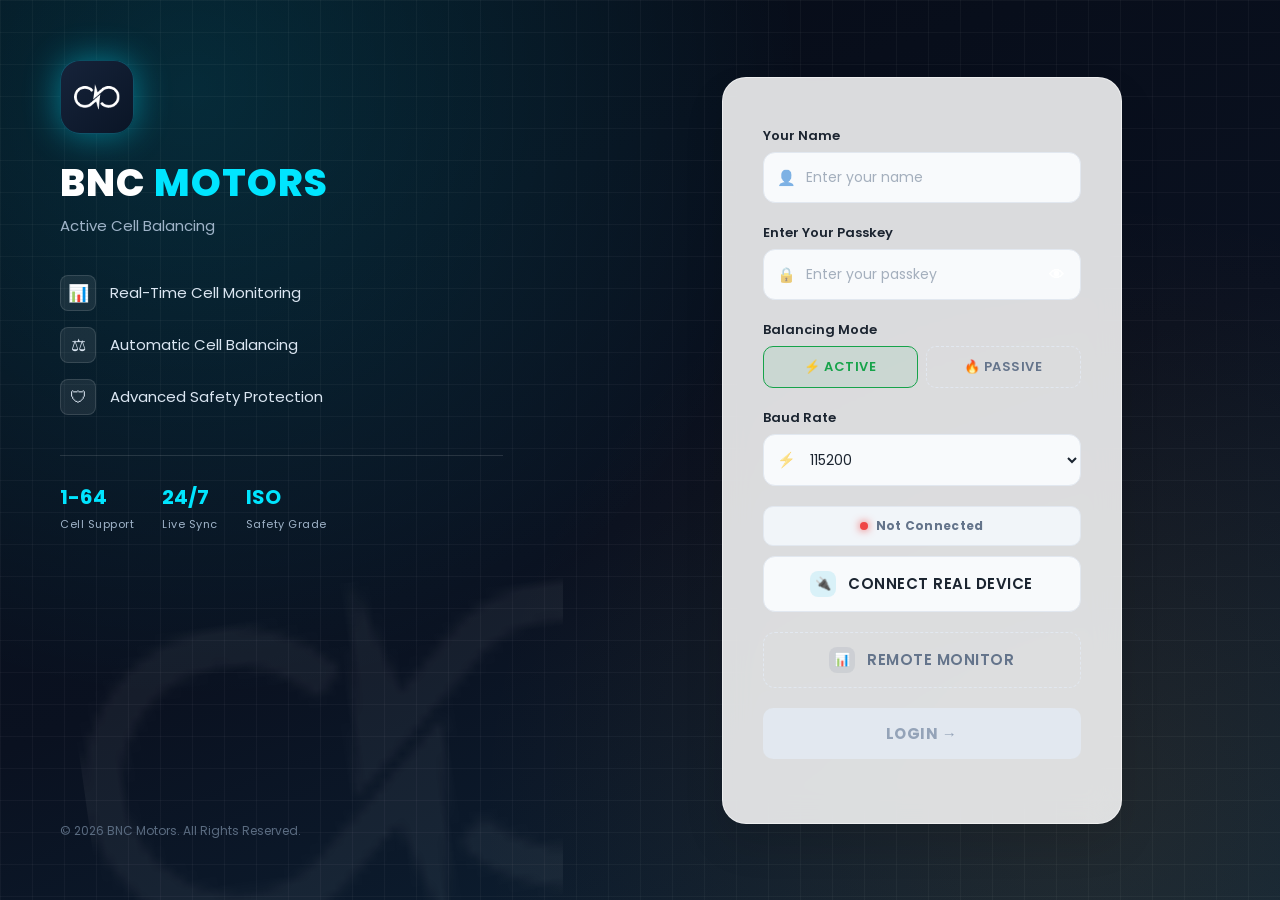
<file: index.html>
<!DOCTYPE html>
<html lang="en">

<head>
    <meta charset="UTF-8">
    <meta name="viewport" content="width=device-width, initial-scale=1.0">
    <title>BNC Motors | BMS Dashboard</title>
    <link rel="icon" type="image/svg+xml" href="data:image/svg+xml,<svg xmlns='http://www.w3.org/2000/svg' viewBox='0 0 100 100'><circle cx='50' cy='50' r='50' fill='%230e7490'/><image href='[data-uri]' x='16' y='31' width='68' height='38.6'/></svg>">

    <link rel="stylesheet" href="style.css?v=20260824l">
    <link rel="manifest" href="manifest.json">
    <link href="https://fonts.googleapis.com/css2?family=Poppins:wght@300;400;500;600;700;800&display=swap" rel="stylesheet">
</head>

<body>

    <!-- Status Message -->
    <div id="systemStatus" class="status-message"></div>

    <!-- Safety Limit Warning Banner -->
    <div id="safetyBanner" class="safety-banner"></div>

    <div class="app-shell">

        <!-- ================= SIDEBAR ================= -->
        <aside class="app-sidebar">
            <div class="side-logo"><img src="bnc-logo.png" alt="BNC" onerror="this.style.display='none';this.parentNode.textContent='B'"></div>
            <nav class="side-nav">
                <button class="side-btn active" onclick="setSidebarActive(this)">Dashboard</button>
                <button class="side-btn" onclick="setSidebarActive(this); openGraph()">Graph</button>
                <button class="side-btn" onclick="setSidebarActive(this); equalizationSetting()">EQ Settings</button>
                <button class="side-btn" onclick="setSidebarActive(this); autoEqualization()">Automatic</button>
                <button class="side-btn" onclick="setSidebarActive(this); currentZero()">Current Zero</button>
            </nav>
        </aside>

        <!-- ================= MAIN ================= -->
        <div class="app-main">

        <!-- ================= TOPBAR ================= -->
        <header class="topbar">

            <div class="tb-brand">
                <span class="header-logo-badge">
                    <img class="header-logo" src="bnc-logo.png" alt="BNC Motors logo">
                </span>
                <div class="tb-brand-txt">
                    <div class="brand-word">BNC MOTORS</div>
                    <div class="tb-sub">Cell Balancing &amp; Monitoring System</div>
                </div>
            </div>

            <div class="tb-center">
                <h1 class="header-title">BMS Dashboard <span class="live-badge"><span class="live-dot"></span>Live</span></h1>
            </div>

            <div class="tb-right">

                <div class="tb-badge" id="deviceStatusPill">
                    <span class="tb-badge-ic tb-ic-usb">🔌</span>
                    <span class="tb-badge-txt">
                        <span class="tb-badge-top" id="deviceStatusLabel">No Device — No Data</span>
                        <span class="tb-badge-sub" id="deviceFreshness">Not connected</span>
                    </span>
                    <span class="status-dot disconnected" id="deviceDot"></span>
                </div>

                <button type="button" id="balancingStatus" class="balancing-status idle tb-badge" title="Balancing status">
                    <span class="tb-badge-ic tb-ic-bal">⚖</span>
                    <span class="tb-badge-txt">
                        <span class="tb-badge-top" id="balancingStatusText">Balancing</span>
                        <span class="tb-badge-sub" id="balancingStatusSub">Idle</span>
                    </span>
                </button>

                <div class="profile">
                    <span id="profileName"></span>
                    <button class="logout-btn" onclick="showLogoutConfirm()">Logout</button>
                </div>

            </div>

        </header>

        <!-- ================= DASHBOARD GRID ================= -->
        <div class="main-content">

            <!-- ================= LEFT COLUMN ================= -->
            <div class="left-column">

                <!-- Pack metrics (moved to the left side) -->
                <div class="metric-row metric-col">
                    <div class="metric"><div class="metric-ic mi-blue">🔋</div><div class="metric-txt"><div class="metric-label">PACK VOLTAGE</div><div class="metric-val" id="packVoltage">0.00 V</div></div></div>
                    <div class="metric"><div class="metric-ic mi-cyan">📉</div><div class="metric-txt"><div class="metric-label">CURRENT</div><div class="metric-val" id="packCurrent">0.00 A</div></div></div>
                    <div class="metric"><div class="metric-ic mi-green">⚡</div><div class="metric-txt"><div class="metric-label">POWER</div><div class="metric-val" id="packPower">0.00 W</div></div></div>
                    <div class="metric"><div class="metric-ic mi-purple">⚖</div><div class="metric-txt"><div class="metric-label">CYCLES</div><div class="metric-val" id="packCycles">0</div></div></div>
                </div>

                <div class="left-panel card">

                    <!-- Pack number (used in BOTH Real and Automatic modes). The
                         saved CSV log file is named by this, so each pack's data
                         goes to its own file. -->
                    <div class="pack-no-row">
                        <label for="packNo">🔋 Pack No</label>
                        <input type="text" id="packNo" placeholder="e.g. 1" maxlength="16" autocomplete="off">
                    </div>

                    <div class="balancer-control-head">

                        <h2>⚖ <span id="balancerModeHeading">ACTIVE BALANCING</span></h2>

                    </div>

                    <!-- Narrow START/STOP on the left with the compact balancing
                         readout right below them, RUNNING TIME to their right. -->
                    <div class="control-row">

                        <div class="control-left">

                            <div class="control-buttons">
                                <button id="startBtn" class="start-btn" onclick="startBMS()">
                                    <span class="btn-icon">▶</span> START
                                </button>
                                <button id="stopBtn" class="stop-btn" onclick="stopBMS()" disabled>
                                    <span class="btn-icon">■</span> STOP
                                </button>
                            </div>

                            <!-- Compact balancing readout, below START/STOP.
                                 Hidden until balancing starts; filled by updateBalancingDisplay() -->
                            <div class="balancing-line" id="balancingBox" style="display: none;">
                                <span id="balancingTitle" class="bal-title">⚖ BALANCING</span>
                                <span class="balancing-list" id="balancingList"></span>
                                <span class="balancing-note" id="balancingNote">--</span>
                            </div>

                        </div>

                        <div class="timer-box">
                            <h3>RUNNING TIME</h3>
                            <h2 id="timer">00:00:00</h2>
                            <p id="liveClock" class="live-clock">--</p>

                            <div class="spinner" id="spinner">
                                <div></div><div></div><div></div><div></div>
                                <div></div><div></div><div></div><div></div>
                            </div>

                            <p id="runningLabel" class="running-label">BALANCING RUNNING...</p>

                            <!-- Hidden until balancing starts; filled by updateBalancingDisplay() -->
                            <div class="eta-box" id="etaBox" style="display: none;">
                                <h3>COMPLETES AT</h3>
                                <h2 id="balanceEta">--</h2>
                            </div>
                        </div>

                    </div>

                </div>

                <!-- ================= ACTIVITY LOG ================= -->
                <div class="activity-log card">

                    <div class="log-header">
                        <h2>ACTIVITY LOG</h2>
                        <div class="log-header-actions">
                            <button type="button" class="log-export-btn" onclick="exportActivityLog()">Export</button>
                            <button type="button" class="log-clear-btn" onclick="clearActivityLog()">Clear</button>
                        </div>
                    </div>

                    <div class="log-tabs">
                        <button type="button" class="log-tab-btn" data-source="Real" onclick="switchLogView('Real')">Real</button>
                        <button type="button" class="log-tab-btn" data-source="Automatic" onclick="switchLogView('Automatic')">Automatic</button>
                    </div>

                    <div class="log-list" id="logList">
                        <p class="log-empty" id="logEmpty">No activity yet</p>
                    </div>

                </div>

                <!-- ================= STATUS / WARNING INDICATORS ================= -->
                <div class="status-row">

                    <div id="alertPin" class="alert-pin"
                         title="Watchdog alert pin — reset from Docklight (ALERT PIN NORMAL)">
                        <span class="alert-pin-dot"></span>
                        <span id="alertPinLabel">ALERT PIN : NORMAL</span>
                    </div>

                    <div id="afeStatus" class="afe-status ok">
                        <span class="afe-dot"></span>
                        <span id="afeStatusLabel">AFE : OK</span>
                    </div>

                    <div id="balancerStatus" class="afe-status ok">
                        <span class="afe-dot"></span>
                        <span id="balancerStatusLabel">BALANCER : NORMAL</span>
                    </div>

                </div>

                <!-- Battery Statistics — compact list, in the left column -->
                <div id="stats" class="stats-bar card">
                    <h3>BATTERY STATISTICS</h3>

                    <div class="stats-grid">

                        <div class="stat-item">
                            <div class="stat-icon icon-high">⬆</div>
                            <span class="stat-label">MAX CELL VOLT</span>
                            <span class="stat-sub stat-sub-center" id="maxCellLabel">-</span>
                            <span class="stat-value high-color" id="maxVoltage">0.000 V</span>
                        </div>

                        <div class="stat-item">
                            <div class="stat-icon icon-low">⬇</div>
                            <span class="stat-label">MIN CELL VOLT</span>
                            <span class="stat-sub stat-sub-center" id="minCellLabel">-</span>
                            <span class="stat-value low-color" id="minVoltage">0.000 V</span>
                        </div>

                        <div class="stat-item">
                            <div class="stat-icon icon-blue">📈</div>
                            <span class="stat-label">AVERAGE VOLTAGE</span>
                            <span class="stat-value blue-color" id="avgVoltage">0.000 V</span>
                        </div>

                        <div class="stat-item">
                            <div class="stat-icon icon-amber">△</div>
                            <span class="stat-label">VOLTAGE DIFFERENCE</span>
                            <span class="stat-value amber-color" id="diffVoltage">0.000 V</span>
                        </div>

                        <div class="stat-item">
                            <div class="stat-icon icon-cyan">⚖</div>
                            <span class="stat-label">BALANCING CYCLES</span>
                            <span class="stat-value cyan-color" id="balancingCycles">0</span>
                            <span class="stat-sub" id="balancingCyclesSub">-</span>
                        </div>

                        <div class="stat-item">
                            <div class="stat-icon icon-amber">⚡</div>
                            <span class="stat-label">BALANCER POWER</span>
                            <span class="stat-value amber-color" id="balancerPower">0.00 W</span>
                        </div>

                    </div>

                </div>

            </div>

            <!-- ================= CENTER ================= -->
            <div class="right-panel dash-center">

                <!-- Summary cards (moved to the TOP of the cells) -->
                <div class="summary-row">
                    <div class="summary"><div class="summary-label">Max Cell</div><div class="summary-val high-color" id="sumMax">-</div></div>
                    <div class="summary"><div class="summary-label">Min Cell</div><div class="summary-val low-color" id="sumMin">-</div></div>
                    <div class="summary"><div class="summary-label">Avg Cell Voltage</div><div class="summary-val" id="sumAvg">-</div></div>
                    <div class="summary"><div class="summary-label">Voltage Difference</div><div class="summary-val amber-color" id="sumDiff">-</div></div>
                    <div class="summary summary-click" onclick="toggleCellStatePopover(event)" title="Click to see charging / discharging cells">
                        <div class="summary-label">Cells</div>
                        <div class="summary-val" id="packCells">16</div>
                        <div class="cell-state-pop" id="cellStatePop" style="display:none;" onclick="event.stopPropagation()"></div>
                    </div>
                </div>

                <!-- Battery pack -->
                <div class="card pack-card">
                    <div class="pack-head">
                        <h2>🔋 BATTERY PACK (<span id="packCellsHead">16</span> CELLS)</h2>
                        <div class="pack-legend">
                            <span><i class="lg lg-normal"></i>Normal</span>
                            <span><i class="lg lg-high"></i>High</span>
                            <span><i class="lg lg-veryhigh"></i>Very High</span>
                            <span><i class="lg lg-low"></i>Low</span>
                        </div>
                    </div>
                    <div class="pack-frame">
                        <span class="pf-term pf-minus">−</span>
                        <span class="pf-knob pf-knob-l"></span>
                        <div class="pf-rail"></div>
                        <span class="pf-knob pf-knob-r"></span>
                        <span class="pf-term pf-plus">+</span>
                        <div id="cells" class="grid"></div>
                        <svg id="packFlow" class="pack-flow"></svg>
                    </div>
                </div>

                <!-- ================= FULL GRAPH (inline, below the cells) ================= -->
                <div class="card graph-inline" id="graphInlineCard">

                    <div class="graph-header">
                        <div class="graph-title">
                            <div class="graph-title-row">
                                <h2>Cell Voltage Analysis</h2>
                                <span class="graph-health gh-none" id="graphHealth">—</span>
                            </div>
                        </div>
                    </div>

                    <div class="graph-toolbar">
                        <div class="graph-tools-left">
                            <label class="graph-cellpick">
                                <span>Show</span>
                                <select id="graphCellSelect" onchange="onCellSelectChange(this.value)">
                                    <option value="all">All cells</option>
                                </select>
                            </label>
                        </div>
                        <button type="button" class="graph-export" onclick="exportGraphPNG()">⬇ Save PNG</button>
                    </div>

                    <div class="graph-cellnav" id="graphCellNav" style="display:none;"></div>
                    <div class="graph-help" id="graphHelp"></div>
                    <div class="graph-body" id="graphBody"></div>
                    <div class="graph-limits" id="graphLimits"></div>
                    <div class="graph-detail" id="graphDetail">
                        <span class="gd-hint">Tip: click a bar to see that cell's details</span>
                    </div>

                </div>

            </div>

        </div>

        <!-- ================= FOOTER ================= -->
        <div class="footer">
            <span>🛡 BMS Dashboard</span>
            <span>|</span>
            <span>All Rights Reserved</span>
            <span>|</span>
            <span>🕐 <span id="footerClock"></span></span>
        </div>

        </div><!-- /app-main -->

    </div><!-- /app-shell -->

    <!-- ================= EQUALIZATION MODAL ================= -->
    <div class="eq-overlay" id="eqOverlay">

        <div class="eq-panel">

            <div class="eq-header">

                <div>
                    <h2>⚖ Equalization Settings</h2>
                    <p>Configure balancing thresholds and protection limits — the BMS keeps running in the background</p>
                </div>

                <button class="eq-close" onclick="closeEqualization()">✕ Close</button>

            </div>

            <div class="eq-main">

                <div class="eq-params">

                    <div class="eq-card">
                        <h4>Equilibrium Limit Voltage</h4>
                        <p class="eq-desc">HIGH flags a cell as high; LOW also doubles as the balancing threshold — cells above it trigger balancing</p>
                        <div class="eq-inputs">
                            <div class="eq-field">
                                <label for="eqHigh">HIGH</label>
                                <input type="number" step="0.001" id="eqHigh" value="4.000">
                                <input type="range" class="bms-slider" id="eqHighSlider" min="3" max="5" step="0.001" value="4.000">
                            </div>
                            <div class="eq-field">
                                <label for="eqLow">LOW</label>
                                <input type="number" step="0.001" id="eqLow" value="3.650">
                                <input type="range" class="bms-slider" id="eqLowSlider" min="1" max="4" step="0.001" value="3.650">
                            </div>
                        </div>
                        <button class="eq-setbtn" onclick="save('Equilibrium Limit Voltage','eqHigh','eqLow')">SET</button>
                    </div>

                    <div class="eq-card">
                        <h4>Equalizing Differential Voltage</h4>
                        <p class="eq-desc">Warns when the gap between highest and lowest cell exceeds this</p>
                        <div class="eq-inputs">
                            <div class="eq-field">
                                <label for="diffLimit">LIMIT (V)</label>
                                <input type="number" step="0.001" id="diffLimit" value="1.5">
                                <input type="range" class="bms-slider" id="diffLimitSlider" min="0" max="2" step="0.01" value="1.5">
                            </div>
                        </div>
                        <button class="eq-setbtn" onclick="save('Equalizing Differential Voltage','diffLimit')">SET</button>
                    </div>

                    <div class="eq-card">
                        <h4>Equalizing Current</h4>
                        <p class="eq-desc">Bleed current used while actively balancing cells</p>
                        <div class="eq-inputs">
                            <div class="eq-field">
                                <label for="currentLimit">CURRENT (A)</label>
                                <input type="number" step="0.001" id="currentLimit" value="0">
                                <input type="range" class="bms-slider" id="currentLimitSlider" min="0" max="10" step="0.01" value="0">
                            </div>
                        </div>
                        <button class="eq-setbtn" onclick="save('Equalizing Current','currentLimit')">SET</button>
                    </div>

                    <div class="eq-card">
                        <h4>Balancing ON Time</h4>
                        <p class="eq-desc">How long the balancer runs before a rest, per cycle (used for the completion estimate)</p>
                        <div class="eq-inputs">
                            <div class="eq-field">
                                <label for="balanceOnTime">ON (s)</label>
                                <input type="number" step="1" min="1" id="balanceOnTime" value="40">
                                <input type="range" class="bms-slider" id="balanceOnTimeSlider" min="1" max="600" step="1" value="40">
                            </div>
                        </div>
                        <button class="eq-setbtn" onclick="save('Balancing ON Time','balanceOnTime')">SET</button>
                    </div>

                    <div class="eq-card">
                        <h4>Balancing OFF Time</h4>
                        <p class="eq-desc">Rest gap between balancing runs, per cycle (used for the completion estimate)</p>
                        <div class="eq-inputs">
                            <div class="eq-field">
                                <label for="balanceOffTime">OFF (s)</label>
                                <input type="number" step="1" min="0" id="balanceOffTime" value="5">
                                <input type="range" class="bms-slider" id="balanceOffTimeSlider" min="0" max="120" step="1" value="5">
                            </div>
                        </div>
                        <button class="eq-setbtn" onclick="save('Balancing OFF Time','balanceOffTime')">SET</button>
                    </div>

                    <div class="eq-card">
                        <h4>Over-Balance Warning Limit</h4>
                        <p class="eq-desc">Warn when a cell's charge or discharge count reaches this many</p>
                        <div class="eq-inputs">
                            <div class="eq-field">
                                <label for="overBalWarnLimit">COUNT</label>
                                <input type="number" step="1" min="0" id="overBalWarnLimit" value="10">
                                <input type="range" class="bms-slider" id="overBalWarnLimitSlider" min="0" max="100" step="1" value="10">
                            </div>
                        </div>
                        <button class="eq-setbtn" onclick="save('Over-Balance Warning Limit','overBalWarnLimit')">SET</button>
                    </div>

                    <div class="eq-card">
                        <h4>String Number</h4>
                        <p class="eq-desc">Number of cells in series — updates the dashboard grid</p>
                        <div class="eq-inputs">
                            <div class="eq-field">
                                <label for="stringCount">CELLS</label>
                                <input type="number" step="1" min="1" id="stringCount" value="16">
                                <input type="range" class="bms-slider" id="stringCountSlider" min="1" max="64" step="1" value="16">
                            </div>
                        </div>
                        <button class="eq-setbtn" onclick="applyStringNumber()">SET</button>
                    </div>

                    <div class="eq-card">
                        <h4>Monomer Over Voltage Protection</h4>
                        <p class="eq-desc">Above this, the cell trips and charging is disabled until it recovers</p>
                        <div class="eq-inputs">
                            <div class="eq-field">
                                <label for="ovProtection">LIMIT (V)</label>
                                <input type="number" step="0.001" id="ovProtection" value="3.800">
                                <input type="range" class="bms-slider" id="ovProtectionSlider" min="3" max="5" step="0.001" value="3.800">
                            </div>
                        </div>
                        <button class="eq-setbtn" onclick="save('Monomer Over Voltage Protection','ovProtection')">SET</button>
                    </div>

                    <div class="eq-card">
                        <h4>Monomer Over Voltage Recovery</h4>
                        <p class="eq-desc">After a trip, voltage must drop below this before charging resumes</p>
                        <div class="eq-inputs">
                            <div class="eq-field">
                                <label for="ovRecovery">LIMIT (V)</label>
                                <input type="number" step="0.001" id="ovRecovery" value="3.600">
                                <input type="range" class="bms-slider" id="ovRecoverySlider" min="3" max="5" step="0.001" value="3.600">
                            </div>
                        </div>
                        <button class="eq-setbtn" onclick="save('Monomer Over Voltage Recovery','ovRecovery')">SET</button>
                    </div>

                    <div class="eq-card">
                        <h4>Single Under Voltage Protection</h4>
                        <p class="eq-desc">Below this, the BMS disconnects the cell to prevent damage</p>
                        <div class="eq-inputs">
                            <div class="eq-field">
                                <label for="uvProtection">LIMIT (V)</label>
                                <input type="number" step="0.001" id="uvProtection" value="2.750">
                                <input type="range" class="bms-slider" id="uvProtectionSlider" min="1" max="4" step="0.001" value="2.750">
                            </div>
                        </div>
                        <button class="eq-setbtn" onclick="save('Single Under Voltage Protection','uvProtection')">SET</button>
                    </div>

                    <div class="eq-card">
                        <h4>Differential Pressure Protection</h4>
                        <p class="eq-desc">Trips on excessive cell swelling / gas pressure</p>
                        <div class="eq-inputs">
                            <div class="eq-field">
                                <label for="pressureLimit">LIMIT (kPa)</label>
                                <input type="number" step="0.001" id="pressureLimit" value="80.000">
                                <input type="range" class="bms-slider" id="pressureLimitSlider" min="0" max="200" step="0.1" value="80.000">
                            </div>
                        </div>
                        <button class="eq-setbtn" onclick="save('Differential Pressure Protection','pressureLimit')">SET</button>
                    </div>

                </div>

                <div class="eq-sidebar">

                    <h3>⚙ QUICK ACTIONS</h3>

                    <button class="eq-sidebtn" onclick="currentZero()">
                        <span class="btn-icon">⚡</span> Current Zero
                    </button>

                    <button class="eq-sidebtn" onclick="autoEqualization()">
                        <span class="btn-icon">🤖</span> Automatic Equalization
                    </button>

                    <button class="eq-sidebtn" onclick="readParameters()">
                        <span class="btn-icon">📥</span> Read Parameter
                    </button>

                    <button class="eq-sidebtn" onclick="resetLogFolder()">
                        <span class="btn-icon">📁</span> Change Log Folder
                    </button>

                    <!-- Filled by updateLogFolderDisplay() — the browser only
                         exposes the folder's own name, not its full path. -->
                    <p class="log-folder-name" id="logFolderName">No folder selected yet</p>

                    <button class="eq-sidebtn warn" onclick="restartSystem()">
                        <span class="btn-icon">↻</span> Restart System
                    </button>

                </div>

            </div>

            <!-- Saves every Equalization Setting at once and reports
                 "SAVE OK" to Docklight -->
            <div class="eq-footer">
                <button class="eq-savebtn" onclick="saveAllSettings()">
                    <span class="btn-icon">💾</span> SAVE
                </button>
            </div>

        </div>

    </div>

    <!-- ================= LOGOUT CONFIRM OVERLAY ================= -->
    <div class="logout-overlay" id="logoutOverlay">

        <div class="logout-box">

            <div class="logout-icon">⏻</div>

            <h3>Log Out?</h3>

            <p>You'll need to reconnect your BMS device and enter your passkey again to sign back in.</p>

            <!-- Shown only when a live device is connected (see showLogoutConfirm). -->
            <label class="logout-disconnect" id="logoutDisconnectRow" style="display:none;">
                <input type="checkbox" id="logoutDisconnectChk" checked>
                <span>Disconnect the live device</span>
            </label>

            <button type="button" id="confirmLogoutBtn" class="logout-confirm-btn">Yes, Log Out</button>

            <button type="button" id="cancelLogoutBtn" class="logout-cancel-btn">Cancel</button>

        </div>

    </div>


    <!-- Shown when the real device drops out mid-session — reconnect or log out -->
    <div class="logout-overlay" id="disconnectOverlay">

        <div class="logout-box">

            <h3>Device Disconnected</h3>

            <p>The real BMS device was disconnected. Reconnect it to continue, or log out.</p>

            <button type="button" id="reconnectBtn" class="logout-confirm-btn">Reconnect</button>

            <button type="button" id="disconnectLogoutBtn" class="logout-cancel-btn">Logout</button>

        </div>

    </div>

    <!-- Shown once, right after login, if no log folder has ever been picked.
         A folder pick always needs one direct click on a native OS dialog —
         this button click is that gesture, triggered as early as possible so
         it's already resolved long before START is ever pressed. -->
    <div class="logout-overlay" id="logFolderPromptOverlay">

        <div class="logout-box">

            <div class="logout-icon">📁</div>

            <h3>Select A Log Folder</h3>

            <p>Choose a folder now to save this pack's CSV logs automatically — a "BNC_BMS_Logs" folder will be created inside it. You can change this later from "Change Log Folder".</p>

            <button type="button" id="logFolderPromptChooseBtn" class="logout-confirm-btn">📁 Choose Folder</button>

            <button type="button" id="logFolderPromptSkipBtn" class="logout-cancel-btn">Skip For Now</button>

        </div>

    </div>

    <script src="script.js?v=20260917i"></script>

</body>

</html>
</file>
<file: style.css>
/* ==========================================
   GLOBAL
========================================== */

:root{

/* LIGHT THEME — white surfaces on a soft tinted page. */
--navy-900:#d6dee9;   /* page background — soft, dimmer to reduce glare */
--navy-800:#f1f5f9;
--navy-700:#e4ebf4;   /* panels / cards — soft off-white (was pure white) */
--navy-600:#f1f5f9;
--cyan:#0e7490;
--blue:#2f6fe0;
--amber:#d97706;
--pink:#db2777;
--purple:#9333ea;
--text:#1b2430;
--text-dim:#64748b;
--border:#e2e8f0;

/* Eye-pleasant status palette — low cognitive fatigue for long
   telemetry viewing sessions */
--status-safe:#10b981;
--status-safe-deep:#059669;
--status-balancing:#0ea5e9;
--status-alert:#ef4444;
--status-neutral:#f59e0b;

}

*{
    margin:0;
    padding:0;
    box-sizing:border-box;
    font-family:"Poppins","Segoe UI",sans-serif;
}

body{

    background:
        radial-gradient(circle at 8% 5%,rgba(14,116,144,.12),transparent 42%),
        radial-gradient(circle at 92% 12%,rgba(147,51,234,.08),transparent 40%),
        radial-gradient(circle at 15% 95%,rgba(217,119,6,.10),transparent 42%),
        radial-gradient(circle at 90% 100%,rgba(219,39,119,.07),transparent 40%),
        var(--navy-900);

    background-attachment:fixed;

    color:var(--text);

}

.container{

    width:96%;

    /* Capped so the dashboard renders the same on a 1080p laptop and a
       4K monitor — past this width it stops stretching and just centres,
       instead of blowing every gauge up to a different size per system. */
    max-width:1850px;

    margin:10px auto;

}

/* ==========================================
   HEADER
========================================== */

.header{

    position:relative;

    display:flex;

    justify-content:space-between;

    align-items:center;

    padding:12px 22px;

    background:var(--navy-700);

    border:1px solid var(--border);

    border-radius:16px;

    box-shadow:0 4px 20px rgba(15,23,42,.06);

    margin-bottom:12px;

    overflow:hidden;

}

.header::before{

    content:"";

    position:absolute;

    top:0;

    left:0;

    right:0;

    height:4px;

    background:linear-gradient(90deg,var(--cyan),var(--blue),var(--purple),var(--pink),var(--amber));

}

.brand-row{

    display:flex;

    align-items:center;

    gap:10px;

    margin-bottom:10px;

}

.header-logo-badge{

    width:34px;

    height:34px;

    border-radius:10px;

    background:linear-gradient(135deg,var(--cyan),var(--blue));

    display:flex;

    align-items:center;

    justify-content:center;

    flex-shrink:0;

}

.header-logo{

    width:22px;

    height:auto;

    object-fit:contain;

}

.brand-word{

    color:var(--cyan);

    font-size:13px;

    font-weight:700;

    letter-spacing:2px;

}

.header-title{

    position:absolute;

    left:50%;

    top:50%;

    transform:translate(-50%,-50%);

    color:var(--text);

    font-size:26px;

    font-weight:700;

    letter-spacing:.5px;

    white-space:nowrap;

}

#welcome{

    margin-top:6px;

    color:var(--text-dim);

    font-size:14px;

}

.profile{

    display:flex;

    align-items:center;

    gap:20px;

}

#profileName{

    color:var(--cyan);

    font-size:17px;

    font-weight:600;

}

.logout-btn{

    background:transparent;

    color:#dc2626;

    border:1px solid rgba(220,38,38,.3);

    padding:10px 22px;

    border-radius:10px;

    cursor:pointer;

    transition:.25s;

    font-weight:600;

}

.logout-btn:hover{

    background:rgba(220,38,38,.08);

    box-shadow:0 4px 12px rgba(220,38,38,.15);

}

/* ==========================================
   MAIN LAYOUT
========================================== */

.main-content{

    display:flex;

    gap:14px;

    align-items:flex-start;

    margin-bottom:12px;

}

/* ==========================================
   LEFT PANEL
========================================== */

.left-column{

    width:300px;

    flex-shrink:0;

    display:flex;

    flex-direction:column;

    gap:14px;

}

.left-panel{

    background:var(--navy-700);

    border:1px solid var(--border);

    border-radius:12px;

    padding:9px 10px;

    box-shadow:0 4px 20px rgba(15,23,42,.06);

}

.left-panel h2{

    text-align:center;

    color:var(--cyan);

    margin-bottom:8px;

    font-size:13px;

    letter-spacing:1px;

}

.balancer-control-head{

    display:flex;

    flex-direction:column;

    align-items:center;

    gap:8px;

}

.balancer-control-head h2{

    margin-bottom:0;

}

/* ==========================================
   ACTIVITY LOG
========================================== */

.activity-log{

    background:var(--navy-700);

    border:1px solid var(--border);

    border-radius:14px;

    padding:14px;

    box-shadow:0 4px 20px rgba(15,23,42,.06);

}

.log-header{

    display:flex;

    align-items:center;

    justify-content:space-between;

    margin-bottom:16px;

}

.activity-log h2{

    color:var(--cyan);

    font-size:15px;

    letter-spacing:1px;

}

.log-header-actions{

    display:flex;

    gap:8px;

}

.log-export-btn,
.log-clear-btn{

    background:transparent;

    border:1px solid var(--border);

    color:var(--text-dim);

    font-size:11px;

    font-weight:700;

    padding:6px 12px;

    border-radius:8px;

    cursor:pointer;

    transition:.2s;

    white-space:nowrap;

}

.log-export-btn:hover{

    background:#f1f5f9;

    color:var(--cyan);

    border-color:var(--cyan);

}

.log-clear-btn:hover{

    background:rgba(220,38,38,.08);

    color:#dc2626;

    border-color:#dc2626;

}

.log-tabs{

    display:flex;

    gap:8px;

    margin-bottom:14px;

}

.log-tab-btn{

    flex:1;

    background:var(--navy-900);

    border:1px solid var(--border);

    color:var(--text-dim);

    font-size:11px;

    font-weight:700;

    padding:8px;

    border-radius:8px;

    cursor:pointer;

    transition:.2s;

}

.log-tab-btn:hover{

    background:#eef2f8;

    color:var(--text);

}

.log-tab-btn.active{

    background:linear-gradient(135deg,var(--cyan),var(--blue));

    color:#ffffff;

    border-color:transparent;

}

.log-list{

    display:flex;

    flex-direction:column;

    gap:5px;

    max-height:120px;

    overflow-y:auto;

}

.log-empty{

    text-align:center;

    color:var(--text-dim);

    font-size:12px;

    padding:10px 0;

}

.log-entry{

    display:flex;

    flex-direction:column;

    gap:2px;

    padding:8px 10px;

    border-radius:8px;

    background:var(--navy-600);

    border-left:3px solid var(--border);

    font-size:12px;

    animation:logIn .2s ease;

}

@keyframes logIn{

    from{ transform:translateY(-4px); opacity:0; }
    to{ transform:translateY(0); opacity:1; }

}

.log-entry .log-time{

    font-size:10px;

    color:var(--text-dim);

    letter-spacing:.3px;

}

.log-entry .log-message{

    color:var(--text);

    font-weight:600;

}

.log-entry.log-success{

    border-left-color:var(--status-safe);

}

.log-entry.log-error{

    border-left-color:var(--status-alert);

}

.log-entry.log-info{

    border-left-color:var(--status-balancing);

}

.left-panel button{

    width:100%;

    margin-top:5px;

    padding:5px 12px;

    border:none;

    border-radius:8px;

    font-size:10.5px;

    letter-spacing:.3px;

    cursor:pointer;

    font-weight:600;

    transition:.25s;

    display:flex;

    align-items:center;

    gap:10px;

    white-space:nowrap;

}

.btn-icon{

    width:18px;

    height:18px;

    flex-shrink:0;

    border-radius:5px;

    background:rgba(255,255,255,.25);

    display:flex;

    align-items:center;

    justify-content:center;

    font-size:11px;

}

/* START */

.start-btn{

    background:linear-gradient(90deg,#1fbf6a,#2ecc71);

    color:white;

}

.start-btn:hover{

    box-shadow:0 6px 18px rgba(46,204,113,.35);

    transform:translateY(-1px);

}

.start-btn.running{

    background:linear-gradient(90deg,#00c476,#1fbf6a);

    animation:pulse 1s infinite;

}

/* STOP */

.stop-btn{

    background:linear-gradient(90deg,#e74c3c,#c0392b);

    color:white;

}

.stop-btn:hover{

    box-shadow:0 6px 18px rgba(231,76,60,.35);

    transform:translateY(-1px);

}

/* DEVICE STATUS + FRAME FRESHNESS */

.device-status{

    display:flex;

    align-items:center;

    flex-wrap:wrap;

    gap:6px;

    margin-bottom:14px;

    padding:8px 10px;

    border-radius:8px;

    border:1px solid var(--border);

    background:var(--navy-600);

    font-size:11px;

    font-weight:700;

    letter-spacing:.3px;

    color:var(--text);

}

.status-dot{

    width:9px;

    height:9px;

    border-radius:50%;

    flex:none;

}

.status-dot.connected{

    background:#16a34a;

    box-shadow:0 0 0 3px rgba(22,163,74,.18);

}

.status-dot.disconnected{

    background:#94a3b8;

    box-shadow:0 0 0 3px rgba(148,163,184,.18);

}

.device-freshness{

    font-weight:600;

    letter-spacing:0;

}

.device-freshness.fresh{

    color:#15803d;

}

/* A board that stopped talking must not look like a stalled balancer */

.device-freshness.stale{

    color:#b91c1c;

}


/* Status/warning indicators — now in the left column, below Activity Log. */

.status-row{

    display:flex;

    flex-wrap:wrap;

    gap:8px;

}

.status-row .alert-pin,
.status-row .afe-status{

    width:auto;

    flex:0 0 auto;

    margin:0;

    padding:4px 7px;

    font-size:9px;

    gap:4px;

    justify-content:center;

    white-space:nowrap;

}

/* Smaller status dots to match the narrower badges */
.status-row .afe-dot,
.status-row .alert-pin-dot{

    width:7px;

    height:7px;

}

/* AFE status badge — green when comm OK, red when it fails */

.afe-status{

    width:100%;

    margin-bottom:12px;

    padding:6px 8px;

    border-radius:8px;

    font-size:10px;

    font-weight:700;

    letter-spacing:.3px;

    color:#fff;

    display:flex;

    align-items:center;

    gap:5px;

}

.afe-dot{

    width:10px;

    height:10px;

    border-radius:50%;

    background:#e4ebf4;

    flex:none;

}

.afe-status.ok{

    background:#16a34a;

    border:1px solid #15803d;

}

.afe-status.fail{

    background:#dc2626;

    border:1px solid #b91c1c;

    animation:alertPinBlink 0.8s steps(1,end) infinite;

}

/* ALERT PIN — green normally, red when the watchdog warning arrives */

.alert-pin{

    width:100%;

    margin-bottom:12px;

    padding:6px 8px;

    border:1px solid #15803d;

    border-radius:8px;

    background:#16a34a;

    color:#fff;

    font-size:10px;

    font-weight:700;

    letter-spacing:.3px;

    display:flex;

    align-items:center;

    gap:8px;

}

.alert-pin-dot{

    width:10px;

    height:10px;

    border-radius:50%;

    background:#e4ebf4;

    flex:none;

}

.alert-pin.alerted{

    background:#dc2626;

    border-color:#b91c1c;

    animation:alertPinBlink 0.8s steps(1,end) infinite;

}

@keyframes alertPinBlink{

    50%{ background:#7f1d1d; }

}

/* BALANCING START / STOP */

.bal-start-btn{

    background:linear-gradient(90deg,#0e7490,#0891b2);

    color:white;

}

.bal-start-btn:hover{

    box-shadow:0 6px 18px rgba(8,145,178,.35);

    transform:translateY(-1px);

}

.bal-start-btn.running{

    background:linear-gradient(90deg,#0891b2,#06b6d4);

    animation:pulse 1s infinite;

}

.bal-stop-btn{

    background:linear-gradient(90deg,#b45309,#d97706);

    color:white;

}

.bal-stop-btn:hover{

    box-shadow:0 6px 18px rgba(217,119,6,.35);

    transform:translateY(-1px);

}

/* Names the pair being balanced; hidden until BALANCING START */

.balancing-box{

    margin-top:10px;

    padding:9px;

    text-align:center;

    border-radius:10px;

    border:1px solid rgba(8,145,178,.35);

    background:rgba(8,145,178,.08);

}

.balancing-box h3{

    color:var(--text-dim);

    margin-bottom:5px;

    font-size:11px;

    letter-spacing:1px;

}

.balancing-list:empty{

    display:none;

}

.balancing-row{

    display:flex;

    justify-content:space-between;

    align-items:center;

    gap:10px;

    padding:4px 2px;

    font-size:11.5px;

    font-weight:700;

    letter-spacing:.3px;

}

/* Amber leaving the cell, green arriving — same colours the cell cards
   and their badges use, so the box and the grid read as one thing. */

.balancing-row.discharging{

    color:#fff;

    background:#d97706;

    border-radius:8px;

    padding:5px 10px;

}

.balancing-row.charging{

    color:#fff;

    background:#16a34a;

    border-radius:8px;

    padding:5px 10px;

}

/* The two rows sit one above the other; this is the arrow between them
   that makes the pair read as a transfer rather than a list. */

.balancing-arrow{

    text-align:center;

    font-size:13px;

    font-weight:700;

    color:var(--text-dim);

    padding:0;

    line-height:1.1;

}

.balancing-row + .balancing-row{

    margin-top:3px;

}

.balancing-note{

    color:var(--text-dim);

    margin-top:5px;

    font-size:12px;

}

/* OTHER BUTTONS */

.left-panel button:not(.start-btn):not(.stop-btn):not(.bal-start-btn):not(.bal-stop-btn):not(.balancing-status):not(.alert-pin){

    background:var(--navy-600);

    color:var(--text);

    border:1px solid var(--border);
}

.left-panel button:not(.start-btn):not(.stop-btn):not(.bal-start-btn):not(.bal-stop-btn):not(.balancing-status) .btn-icon{

    background:rgba(14,116,144,.12);

}

.left-panel button:not(.start-btn):not(.stop-btn):not(.bal-start-btn):not(.bal-stop-btn):not(.balancing-status):not(.alert-pin):hover{

    background:#e6edf5;

    border-color:rgba(14,116,144,.35);

    transform:translateY(-1px);

}

/* ==========================================
   RIGHT PANEL
========================================== */

.right-panel{

    flex:1;

    min-width:0;

}

/* ==========================================
   BATTERY CELL GRID
========================================== */

.grid{

    display:grid;

    grid-template-columns:repeat(4,1fr);

    gap:10px;

}

.cell{

    /* Uniform accent — same for every cell at the start (a calm amber that
       goes with the yellow battery fill). Only charging / discharging cells
       change colour, via the .charging / .balancing overrides below. */
    --c:#cfa029;

    position:relative;

    width:100%;

    min-height:150px;

    /* Default cell — light blue. High / low / charging / discharging cells
       override this with their own tint so they stand out from the rest. */
    background:linear-gradient(135deg, #eaf4fd 0%, #d7ebfa 100%);

    backdrop-filter:blur(12px);

    -webkit-backdrop-filter:blur(12px);

    border:1px solid rgba(255,255,255,.6);

    border-radius:14px;

    padding:9px 10px 8px;

    text-align:center;

    transition:all .3s cubic-bezier(.4,0,.2,1);

    /* Multi-layered shadow simulates physical elevation and cast light */
    box-shadow:
        inset 1px 1px 0px rgba(255,255,255,.8),
        0 4px 6px -1px rgba(0,0,0,.03),
        0 20px 25px -5px rgba(15,23,42,.05);

}

.cell::after{

    content:"";

    position:absolute;

    top:14px;

    right:16px;

    width:7px;

    height:7px;

    border-radius:50%;

    background:var(--c);

    box-shadow:0 0 8px var(--c);

}

.cell:hover{

    transform:translateY(-6px);

    box-shadow:
        0 2px 4px rgba(15,23,42,.06),
        0 18px 34px color-mix(in srgb, var(--c) 26%, transparent);

}

/* High / Low extreme badge — a compact pill sitting inside the box
   (top-left corner) instead of floating above the card. */

.cell-badge{

    display:none;

    position:absolute;

    top:12px;

    left:14px;

    align-items:center;

    font-size:13px;

    font-weight:800;

    letter-spacing:.5px;

    padding:6px 13px;

    border-radius:10px;

    white-space:nowrap;

    z-index:2;

    animation:badgePop .25s ease;

}

@keyframes badgePop{

    from{ transform:scale(.6); opacity:0; }
    to{ transform:scale(1); opacity:1; }

}

/* A balancing emblem inside the cell box marks the two cells being balanced —
   ⚖ amber on the discharging (giving) cell, ⚖ teal on the charging
   (receiving) cell. It replaces the plain corner dot on those cells so the
   corner isn't crowded, and gently pulses to read as "active". */
.cell.balancing::after,
.cell.charging::after{

    display:none;

}

.cell.balancing::before,
.cell.charging::before{

    position:absolute;

    /* On the right side of the cell, vertically centred. */
    top:50%;

    right:10px;

    transform:translateY(-50%);

    font-size:32px;

    line-height:1;

    z-index:2;

    animation:balSymPulse 1.3s ease-in-out infinite;

}

/* Discharging = ⚡ (energy leaving), charging = 🔋 (battery filling). */
.cell.balancing::before{ content:"\26A1"; color:#b45309; }

.cell.charging::before{ content:"\1F50B"; color:#0f766e; }

@keyframes balSymPulse{

    0%,100%{ transform:translateY(-50%) scale(1); opacity:.8; }
    50%{ transform:translateY(-50%) scale(1.22); opacity:1; }

}

/* Every cell keeps the same uniform frosted-glass background — status
   is signalled by a gently pulsating glowing border instead of
   recoloring the whole card, so the grid stays visually consistent. */

.cell.cell-high{

    /* HIGH cell is NOT highlighted — it looks like every other cell; only its
       HIGH badge marks it. (No red tint / border / pulse.) */
    animation:none;

}

@keyframes gentlePulseRed{

    0%,100%{
        box-shadow:
            inset 1px 1px 0px rgba(255,255,255,.8),
            inset 0 0 12px rgba(239,68,68,.06),
            0 0 14px rgba(239,68,68,.3);
    }

    50%{
        box-shadow:
            inset 1px 1px 0px rgba(255,255,255,.8),
            inset 0 0 12px rgba(239,68,68,.1),
            0 0 26px rgba(239,68,68,.65);
    }

}

.cell.cell-high .cell-badge{

    display:inline-flex;

    background:var(--status-alert);

    color:#ffffff;

    box-shadow:0 4px 10px rgba(239,68,68,.4);

}

.cell.cell-low{

    /* LOW cell is NOT highlighted — it looks like every other cell; only its
       LOW badge marks it. (No green tint / border / pulse.) */
    animation:none;

}

@keyframes gentlePulseGreen{

    0%,100%{
        box-shadow:
            inset 1px 1px 0px rgba(255,255,255,.8),
            inset 0 0 12px rgba(16,185,129,.06),
            0 0 14px rgba(16,185,129,.28);
    }

    50%{
        box-shadow:
            inset 1px 1px 0px rgba(255,255,255,.8),
            inset 0 0 12px rgba(16,185,129,.1),
            0 0 26px rgba(16,185,129,.6);
    }

}

.cell.cell-low .cell-badge{

    display:inline-flex;

    background:linear-gradient(135deg,var(--status-safe),var(--status-safe-deep));

    color:#ffffff;

    box-shadow:0 4px 10px rgba(16,185,129,.4);

}

/* Over-voltage / balancing — same glow-border approach, layered on
   top of (and independent from) the high/low extremes above. */

.cell.ov-fault{

    border-color:rgba(239,68,68,.4);

    box-shadow:
        inset 0 0 12px rgba(239,68,68,.05),
        0 0 20px rgba(239,68,68,.15);

    animation:gentlePulseRed 2s ease-in-out infinite;

}

/* The cell giving up charge. Amber, matching its ▼ DISCHARGING badge
   and the amber row in the balancing box — one colour per meaning,
   everywhere. */

.cell.balancing{

    /* Bold amber for the discharging cell — clearly stronger than the
       light-blue default and the teal charging cell. */
    background:linear-gradient(135deg, #fde0ac 0%, #f9c266 100%);

    border-color:rgba(217,119,6,.45);

    box-shadow:
        inset 0 0 12px rgba(217,119,6,.05),
        0 0 20px rgba(217,119,6,.2);

    animation:gentlePulseAmber 2s ease-in-out infinite;

    /* Grow the two cells being balanced so they stand out from the rest
       of the pack at a glance; lift them above their neighbours so the
       scaled edges are never clipped by an adjacent card. */
    transform:scale(1.07);
    z-index:3;

}

@keyframes gentlePulseAmber{

    0%,100%{
        box-shadow:
            inset 1px 1px 0px rgba(255,255,255,.8),
            inset 0 0 12px rgba(217,119,6,.06),
            0 0 14px rgba(217,119,6,.28);
    }

    50%{
        box-shadow:
            inset 1px 1px 0px rgba(255,255,255,.8),
            inset 0 0 12px rgba(217,119,6,.12),
            0 0 26px rgba(217,119,6,.6);
    }

}

/* The cell receiving charge. Green against the discharging cell's
   amber — opposite ends of the spectrum, so giving and receiving are
   never confused at a glance, including for red-green colour blindness
   where amber and green separate by lightness. The ▼ / ▲ arrows carry
   the same meaning without relying on colour at all. */

.cell.charging{

    /* Bold teal for the charging cell — a distinct green-blue so "receiving
       charge" reads apart from both the green LOW cell and the amber
       discharging cell. */
    background:linear-gradient(135deg, #bff0e7 0%, #8ce0d1 100%);

    border-color:rgba(22,163,74,.45);

    box-shadow:
        inset 0 0 12px rgba(22,163,74,.05),
        0 0 20px rgba(22,163,74,.2);

    animation:gentlePulseGreen 2s ease-in-out infinite;

    /* Same enlargement as the discharging cell, so the giving/receiving
       pair reads as one highlighted unit larger than the others. */
    transform:scale(1.07);
    z-index:3;

}

@keyframes gentlePulseGreen{

    0%,100%{
        box-shadow:
            inset 1px 1px 0px rgba(255,255,255,.8),
            inset 0 0 12px rgba(22,163,74,.06),
            0 0 14px rgba(22,163,74,.28);
    }

    50%{
        box-shadow:
            inset 1px 1px 0px rgba(255,255,255,.8),
            inset 0 0 12px rgba(22,163,74,.12),
            0 0 26px rgba(22,163,74,.6);
    }

}

/* Small text tags supplement the glow border with the specific
   condition name — the card itself never gets a solid color fill */

.cell-msgs{

    display:none;

    flex-wrap:wrap;

    justify-content:center;

    gap:5px;

    margin-top:8px;

}

.cell-msg{

    font-size:10px;

    font-weight:700;

    letter-spacing:.3px;

    color:var(--text);

    background:var(--navy-600);

    border:1px solid var(--border);

    padding:4px 10px;

    border-radius:8px;

    white-space:nowrap;

}

/* Charge direction is read from colour before the words are read:
   amber leaving, green arriving. Solid fills, not tints — these two
   badges must never be mistaken for each other at a glance. */

.cell-msg.discharging{

    color:#fff;

    /* Flowing gradient — a light band sweeps across to show charge moving
       OUT of this cell. */
    background:linear-gradient(90deg, #b45309 0%, #f59e0b 50%, #b45309 100%);

    background-size:200% 100%;

    border-color:#b45309;

    animation:flowShimmer 1.4s linear infinite;

}

@keyframes flowShimmer{

    0%{ background-position:200% 0; }

    100%{ background-position:-200% 0; }

}

/* Over-balancing warning badge — amber, blinks to draw attention. */

.cell-msg.overbal{

    color:#fff;

    background:#b45309;

    border-color:#92400e;

    animation:alertPinBlink 0.9s steps(1,end) infinite;

}

.cell-msg.charging{

    color:#fff;

    /* Teal flowing gradient — matches the charging cell's fill and sweeps to
       show charge moving IN. */
    background:linear-gradient(90deg, #0f766e 0%, #14b8a6 50%, #0f766e 100%);

    background-size:200% 100%;

    border-color:#0f766e;

    animation:flowShimmer 1.4s linear infinite;

}

.cell-msg.fault{

    color:#fff;

    background:#dc2626;

    border-color:#b91c1c;

}

/* Lifetime tally of how often this cell has been each end of a
   transfer. Same amber/green as the badges and the cards. */

.cell-counts{

    display:flex;

    justify-content:center;

    gap:16px;

    margin-top:10px;

    font-size:16px;

    font-weight:800;

    letter-spacing:.3px;

}

.count-discharge{

    color:#b45309;

}

.count-charge{

    color:#15803d;

}

/* An under-voltage cell is a REAL reading, not a missing one — it keeps its
   full contrast so the voltage stays readable, and is marked with an amber
   border instead. (It used to be greyed out to 45%, which made a perfectly
   good low reading look like a dead/disconnected cell.) */
.cell.uv-fault{

    border-color:rgba(217,119,6,.45);

    box-shadow:
        inset 0 0 12px rgba(217,119,6,.05),
        0 0 20px rgba(217,119,6,.15);

}

/* The tag doubles as a terminal cap — flat bottom fusing into the
   card, pulled up slightly so it reads as a clamped metal piece. */
.cell-chip{

    display:inline-block;

    background:none;

    color:#111827;

    font-size:13px;

    font-weight:700;

    letter-spacing:.2px;

    padding:0;

    margin-top:0;

    margin-bottom:10px;

    box-shadow:none;

}

/* Circular voltage gauge */

.cell-gauge{

    --pct:0;

    width:106px;

    height:106px;

    margin:0 auto 5px;

    border-radius:50%;

    /* Thin repeating dividers over the fill give an industrial,
       segmented LED-dashboard look instead of one solid arc. */
    background:
        repeating-conic-gradient(from 0deg, transparent 0deg 8deg, rgba(255,255,255,.85) 8deg 9deg),
        conic-gradient(var(--c) calc(var(--pct) * 1%), #eef2f8 0);

    display:flex;

    align-items:center;

    justify-content:center;

    transition:background .6s ease, filter .6s ease;

    /* Soft neon glow behind the active voltage arc */
    filter:drop-shadow(0 0 6px color-mix(in srgb, var(--c) 55%, transparent));

}

.cell-gauge-inner{

    width:86px;

    height:86px;

    border-radius:50%;

    background:#e4ebf4;

    display:flex;

    align-items:center;

    justify-content:center;

    box-shadow:inset 0 2px 8px rgba(15,23,42,.08);

}

.cell-voltage{

    color:var(--c);

    font-size:21px;

    font-weight:800;

    /* Keep "3.874 V" on ONE line, centred inside the gauge. */
    white-space:nowrap;

    text-align:center;

}

/* ==========================================
   VOLTAGE CURRENT POWER PANEL
========================================== */

/* Now a compact vertical list in the left column: each row is
   [label ........ value]. */

.top-panel{

    display:flex;

    flex-direction:column;

    gap:5px;

}

.box{

    display:flex;

    align-items:center;

    justify-content:space-between;

    gap:8px;

    background:var(--navy-700);

    border:1px solid var(--border);

    border-radius:8px;

    padding:6px 12px;

    text-align:left;

    box-shadow:0 4px 15px rgba(15,23,42,.05);

}

.box h3{

    color:var(--text-dim);

    margin:0;

    font-size:10px;

    letter-spacing:.5px;

    font-weight:600;

    white-space:nowrap;

}

.box span{

    display:block;

    color:var(--cyan);

    font-size:14px;

    font-weight:700;

    white-space:nowrap;

}

.box input{

    width:100px;

    padding:5px 8px;

    border:1px solid rgba(47,111,224,.35);

    outline:none;

    border-radius:8px;

    text-align:right;

    font-size:12px;

    background:var(--navy-800);

    color:var(--cyan);

    font-weight:700;

}

.box input::placeholder{

    color:#94a3b8;

    font-weight:normal;

}

.box input:focus{

    border-color:var(--cyan);

    box-shadow:0 0 0 3px rgba(14,116,144,.15);

}

/* ==========================================
   STATISTICS PANEL
========================================== */

.stats-bar{

    margin-bottom:10px;

    background:var(--navy-700);

    border:1px solid var(--border);

    border-radius:12px;

    padding:8px 12px;

    box-shadow:0 4px 20px rgba(15,23,42,.06);

}

.stats-bar > h3{

    color:var(--cyan);

    margin-bottom:6px;

    font-size:11px;

    letter-spacing:1px;

}

.stats-grid{

    /* Vertical list — each statistic on its own row. */
    display:flex;

    flex-direction:column;

    gap:5px;

}

.stat-item{

    display:flex;

    align-items:center;

    gap:7px;

    text-align:left;

    background:var(--navy-600);

    border-radius:8px;

    padding:6px 10px;

    border:1px solid var(--border);

}

/* In list mode the icon stays put, the label fills the middle, and the
   value + sub sit at the right. */

.stat-item .stat-icon{

    margin:0;

    flex:none;

}

.stat-item .stat-label{

    flex:none;

    margin:0;

    white-space:nowrap;

}

.stat-item .stat-value{

    margin:0 0 0 auto;

    white-space:nowrap;

}

/* BALANCING CYCLES: "N started today" is pinned to the right edge of the
   box. The value carries an auto left margin too, so the free space splits
   between them — the count sits between the label and this. */
.stat-item .stat-sub{

    margin:0 0 0 auto;

    white-space:nowrap;

}

/* MAX / MIN rows: the "Cell N" indicator sits centered between the label
   and the value, instead of tucked against the right edge. This rule comes
   after .stat-sub on purpose — its margin:0 must win over the auto above. */
.stat-item .stat-sub-center{

    flex:1;

    margin:0;

    text-align:center;

}

/* Voltage Difference tile: only its border pulses black while balancing
   runs — the fill and text stay as they are. */

.stat-item.balancing-blink{

    animation:diffBlink 1.2s ease-in-out infinite;

}

@keyframes diffBlink{

    0%,100%{
        border-color:var(--border);
        box-shadow:none;
    }
    50%{
        border-color:#000;
        box-shadow:0 0 0 2px rgba(0,0,0,.35);
    }

}

.stat-icon{

    width:20px;

    height:20px;

    margin:0 auto 4px;

    border-radius:6px;

    display:flex;

    align-items:center;

    justify-content:center;

    font-size:11px;

}

.icon-high{

    background:rgba(239,68,68,.12);

    color:var(--status-alert);

}

.icon-low{

    background:rgba(16,185,129,.12);

    color:var(--status-safe);

}

.icon-neutral{

    background:rgba(14,116,144,.12);

    color:var(--cyan);

}

.icon-blue{

    background:rgba(47,111,224,.12);

    color:var(--blue);

}

.icon-amber{

    background:rgba(217,119,6,.12);

    color:var(--amber);

}

.icon-purple{

    background:rgba(147,51,234,.12);

    color:var(--purple);

}

.icon-pink{

    background:rgba(219,39,119,.12);

    color:var(--pink);

}

.icon-cyan{

    background:rgba(14,116,144,.12);

    color:var(--cyan);

}

.stat-label{

    display:block;

    /* Darker and bolder than the muted --text-dim, so the tile labels
       (MAX CELL VOLTAGE, MIN CELL VOLTAGE, ...) read clearly instead of
       fading into the card. */
    color:#334155;

    font-weight:700;

    font-size:11.5px;

    letter-spacing:.3px;

    margin-bottom:8px;

}

.stat-value{

    display:block;

    color:var(--cyan);

    font-size:14px;

    font-weight:700;

}

.stat-value.high-color{

    color:var(--status-alert);

}

.stat-value.low-color{

    color:var(--status-safe);

}

.stat-value.blue-color{

    color:var(--blue);

}

.stat-value.amber-color{

    color:var(--amber);

}

.stat-value.purple-color{

    color:var(--purple);

}

.stat-value.pink-color{

    color:var(--pink);

}

.stat-value.cyan-color{

    color:var(--cyan);

}

.stat-sub{

    display:block;

    /* Secondary line (the cell name, "today"): darker than --text-dim so
       it is legible, but kept lighter than the main label above. */
    color:#475569;

    font-weight:600;

    font-size:11px;

    margin-top:4px;

}

/* ==========================================
   FOOTER
========================================== */

.footer{

    display:flex;

    justify-content:center;

    align-items:center;

    gap:12px;

    padding:15px;

    color:var(--text-dim);

    font-size:12px;

}

/* ==========================================
   STATUS MESSAGE
========================================== */

/* The container: a top-centre column that stacks its toasts downward.
   Always present but invisible when empty; clicks pass through it. */

.status-message{

    position:fixed;

    left:20px;

    bottom:20px;

    z-index:9999;

    display:flex;

    flex-direction:column;

    align-items:flex-start;

    gap:10px;

    pointer-events:none;

}

/* One message. New ones append below the last, so the newest sits at
   the bottom of the stack. */

.status-toast{

    min-width:350px;

    max-width:min(560px, calc(100vw - 40px));

    padding:15px 25px;

    border-radius:12px;

    color:#fff;

    font-size:16px;

    font-weight:600;

    text-align:center;

    box-shadow:0 10px 30px rgba(15,23,42,.25);

    animation:slideDown .4s ease;

}

/* Fade out on the way out, so a dismissing toast doesn't just vanish. */

.status-toast.status-out{

    opacity:0;

    transform:translateY(-6px);

    transition:opacity .3s ease, transform .3s ease;

}

.safety-banner{

    display:none;

    position:fixed;

    left:20px;

    /* Sits above the status toasts, which occupy the very bottom-left. */
    bottom:96px;

    z-index:8000;

    flex-direction:column;

    align-items:flex-start;

    gap:10px;

    max-width:min(420px, calc(100vw - 40px));

    max-height:70vh;

    overflow-y:auto;

}

.warning-item{

    padding:12px 18px;

    border-radius:10px;

    font-size:14px;

    font-weight:700;

    line-height:1.4;

    text-align:left;

    color:#fff;

    box-shadow:0 8px 22px rgba(15,23,42,.2);

    animation:warningIn .2s ease;

}

@keyframes warningIn{

    from{ transform:translateX(-16px); opacity:0; }
    to{ transform:translateX(0); opacity:1; }

}

.warning-item.level-critical{

    background:linear-gradient(90deg,#f87171,var(--status-alert));

    animation:warningIn .2s ease, criticalPulse 1s infinite;

}

@keyframes criticalPulse{

    0%,100%{ box-shadow:0 8px 22px rgba(239,68,68,.3); }
    50%{ box-shadow:0 8px 26px rgba(239,68,68,.7); }

}

.warning-item.level-warning{

    background:linear-gradient(90deg,var(--status-neutral),#d97706);

    color:#241a00;

}

.warning-item.level-info{

    background:linear-gradient(90deg,var(--status-balancing),#38bdf8);

    color:#ffffff;

}


.status-success{

    background:linear-gradient(90deg,#1fbf6a,#27ae60);

}

.status-stop{

    background:linear-gradient(90deg,#e74c3c,#c0392b);

}

/* Toasts are children of a centred container, so their entrance moves
   only vertically — no horizontal -50% (that centring lives on the
   container now). */

@keyframes slideDown{

    from{

        opacity:0;

        transform:translateY(-12px);

    }

    to{

        opacity:1;

        transform:translateY(0);

    }

}

/* ==========================================
   TIMER + SPINNER
========================================== */

/* Balancer Control row: narrow START/STOP on the left, RUNNING TIME in the
   middle, charging/discharging balancing box on the right. When balancing is
   idle the balancing box is display:none, so the timer takes the extra room. */
.control-row{

    display:flex;

    gap:6px;

    align-items:stretch;

    margin-top:6px;

}

/* Left stack: START/STOP with the compact balancing readout below them */
.control-left{

    flex:0 0 112px;

    display:flex;

    flex-direction:column;

    gap:6px;

    min-width:0;

}

/* Balancing indicator above START — same shape, size and icon chip as the
   START button (it inherits the base .left-panel button rules). Only the
   gradient fill changes: STOP-red when idle, START-green when balancing. */
.balancing-status{

    color:#fff;

    justify-content:center;

    /* Match the START / STOP buttons' exact size (they get this from
       .control-buttons button; this element sits just outside that box). */
    width:100%;

    margin-top:0;

    padding:5px 6px;

    font-size:10px;

}

/* Idle — filled with the STOP button's red gradient. */
.balancing-status.idle{

    background:linear-gradient(90deg,#e74c3c,#c0392b);

}

/* Balancing — filled with the START button's green gradient, and the same
   gentle pulse the running START button uses. */
.balancing-status.active{

    background:linear-gradient(90deg,#1fbf6a,#2ecc71);

    animation:pulse 1s infinite;

}

/* Narrow stacked START / STOP buttons */
.control-buttons{

    display:flex;

    flex-direction:column;

    gap:6px;

}

.control-buttons button{

    width:100%;

    margin-top:0;

    padding:5px 6px;

    font-size:10px;

}

.control-row .timer-box{

    flex:1 1 0;

    min-width:0;

    margin-top:0;

}

/* Compact balancing readout under START/STOP — a small vertical stack, no
   big box. Amber = discharging cell, green = charging cell. The completion
   time is not repeated here (RUNNING TIME already shows COMPLETES AT). */
.balancing-line{

    display:flex;

    flex-direction:column;

    gap:2px;

    padding-top:7px;

    border-top:1px solid var(--border);

    font-size:10px;

    font-weight:700;

    line-height:1.25;

    text-align:left;

}

.balancing-line .balancing-list{ display:flex; flex-direction:column; gap:2px; }
.balancing-line .bal-title{ color:var(--cyan); letter-spacing:.4px; font-size:9px; }
.balancing-line .bal-dis{ color:#d97706; }
.balancing-line .bal-chg{ color:#16a34a; }
.balancing-line .bal-sep{ color:var(--text-dim); }
.balancing-line .balancing-note{ display:none; }

.timer-box{

    margin-top:10px;

    text-align:center;

}

.timer-box h3{

    color:var(--text-dim);

    margin-bottom:4px;

    font-size:10px;

    letter-spacing:1px;

}

.timer-box h2{

    color:#059669;

    font-size:15px;

    letter-spacing:1px;

    font-weight:700;

}

/* Sits under RUNNING TIME; visible only while balancing */

.eta-box{

    margin-top:6px;

    padding-top:6px;

    border-top:1px solid var(--border);

}

.eta-box h3{

    color:var(--text-dim);

    margin-bottom:4px;

    font-size:11px;

    letter-spacing:1px;

}

.eta-box h2{

    color:#0e7490;

    font-size:20px;

    letter-spacing:1px;

    font-weight:700;

}

.live-clock{

    margin-top:3px;

    color:var(--text-dim);

    font-size:9.5px;

    letter-spacing:.3px;

}

.spinner{

    position:relative;

    width:22px;

    height:22px;

    margin:4px auto 2px;

    display:none;

}

.spinner div{

    position:absolute;

    top:50%;

    left:50%;

    width:5px;

    height:5px;

    border-radius:50%;

    background:var(--cyan);

    transform-origin:0 0;

    animation:spinnerFade 1.2s linear infinite;
}

.spinner div:nth-child(1){ transform:rotate(0deg) translate(9px); animation-delay:-1.05s; }
.spinner div:nth-child(2){ transform:rotate(45deg) translate(9px); animation-delay:-0.9s; }
.spinner div:nth-child(3){ transform:rotate(90deg) translate(9px); animation-delay:-0.75s; }
.spinner div:nth-child(4){ transform:rotate(135deg) translate(9px); animation-delay:-0.6s; }
.spinner div:nth-child(5){ transform:rotate(180deg) translate(9px); animation-delay:-0.45s; }
.spinner div:nth-child(6){ transform:rotate(225deg) translate(9px); animation-delay:-0.3s; }
.spinner div:nth-child(7){ transform:rotate(270deg) translate(9px); animation-delay:-0.15s; }
.spinner div:nth-child(8){ transform:rotate(315deg) translate(9px); animation-delay:0s; }

@keyframes spinnerFade{

    0%,39%,100%{ opacity:.2; }
    40%{ opacity:1; }

}

.running-label{

    display:none;

    margin-top:3px;

    color:var(--cyan);

    font-size:10.5px;

    letter-spacing:1.5px;

    font-weight:700;

}

/* ==========================================
   START BUTTON RUNNING EFFECT
========================================== */

@keyframes pulse{

    0%{ transform:scale(1); }
    50%{ transform:scale(1.03); }
    100%{ transform:scale(1); }

}

/* ==========================================
   DISABLED BUTTONS
========================================== */

button:disabled{

    opacity:.4;

    cursor:not-allowed;

    transform:none !important;

    box-shadow:none !important;

}

/* ==========================================
   SCROLLBAR
========================================== */

::-webkit-scrollbar{

    width:8px;

}

::-webkit-scrollbar-track{

    background:var(--navy-900);

}

::-webkit-scrollbar-thumb{

    background:#b6c2d1;

    border-radius:10px;

}

::-webkit-scrollbar-thumb:hover{

    background:var(--cyan);

}

/* ==========================================
   RESPONSIVE
========================================== */

@media(max-width:1100px){

    .main-content{

        flex-direction:column;

    }

    .left-panel{

        width:100%;

    }

    .grid{

        grid-template-columns:repeat(2,1fr);

    }

    .stats-grid{

        grid-template-columns:repeat(3,1fr);

    }

}

@media(max-width:700px){

    .header{

        flex-direction:column;

        text-align:center;

        gap:15px;

    }

    .header-title{

        position:static;

        transform:none;

        order:-1;

    }

    .profile{

        flex-direction:column;

    }

    .top-panel{

        grid-template-columns:1fr;

    }

    .grid{

        grid-template-columns:1fr;

    }

    .stats-grid{

        grid-template-columns:repeat(2,1fr);

    }

}

/* ==========================================
   EQUALIZATION MODAL
   (runs in-page so the BMS session never
   stops just from opening this screen —
   only the STOP button stops it)
========================================== */

.eq-overlay{

    display:none;

    position:fixed;

    inset:0;

    background:rgba(15,23,42,.55);

    backdrop-filter:blur(4px);

    z-index:5000;

    align-items:flex-start;

    justify-content:center;

    padding:40px 20px;

    overflow-y:auto;

}

.eq-overlay.open{

    display:flex;

}

.eq-panel{

    width:100%;

    max-width:1300px;

    background:var(--navy-800);

    border:1px solid var(--border);

    border-radius:20px;

    padding:30px;

    box-shadow:0 30px 80px rgba(15,23,42,.3);

    animation:riseIn .35s ease;

}

@keyframes riseIn{

    from{ opacity:0; transform:translateY(20px); }
    to{ opacity:1; transform:translateY(0); }

}

.eq-header{

    display:flex;

    justify-content:space-between;

    align-items:flex-start;

    margin-bottom:22px;

    padding-bottom:20px;

    border-bottom:1px solid var(--border);

}

.eq-header h2{

    font-size:22px;

    font-weight:700;

    color:var(--text);

}

.eq-header p{

    color:var(--text-dim);

    font-size:13px;

    margin-top:6px;

}

.eq-close{

    width:auto;

    background:transparent;

    color:#dc2626;

    border:1px solid rgba(220,38,38,.3);

    padding:10px 20px;

    border-radius:10px;

    font-size:13px;

    font-weight:600;

}

.eq-close:hover{

    background:rgba(220,38,38,.08);

    box-shadow:0 4px 12px rgba(220,38,38,.15);

}

.eq-main{

    display:flex;

    gap:20px;

    align-items:flex-start;

}

.eq-params{

    flex:1;

    display:grid;

    grid-template-columns:repeat(3,1fr);

    gap:16px;

}

/* No more heavy boxed cards — each parameter is a plain row
   separated by a crisp fine line, so nine settings at once read
   calmly instead of as nine competing panels. */
.eq-card{

    background:transparent;

    border:none;

    border-bottom:1px solid #e2e8f0;

    border-radius:0;

    padding:18px 6px;

    box-shadow:none;

    transition:background .2s ease;

}

.eq-card:hover{

    transform:none;

    background:rgba(14,116,144,.03);

    box-shadow:none;

}

.eq-card h4{

    font-size:14px;

    font-weight:600;

    color:var(--text);

    margin-bottom:6px;

    min-height:auto;

}

.eq-desc{

    font-size:11px;

    color:var(--text-dim);

    margin-bottom:14px;

    line-height:1.4;

}

.eq-inputs .eq-field:only-child{

    max-width:220px;

}

.eq-inputs{

    display:flex;

    gap:10px;

    margin-bottom:10px;

}

.eq-field{

    flex:1;

}

.eq-field label{

    display:block;

    font-size:10px;

    letter-spacing:.5px;

    color:var(--text-dim);

    margin-bottom:6px;

    font-weight:600;

}

.eq-field input[type="number"]{

    width:100%;

    padding:10px;

    border:1px solid var(--border);

    outline:none;

    border-radius:8px;

    text-align:center;

    font-size:14px;

    background:var(--navy-800);

    color:var(--cyan);

    font-weight:600;

}

.eq-field input[type="number"]:focus{

    border-color:var(--cyan);

    box-shadow:0 0 0 3px rgba(14,116,144,.15);

}

/* Hardware-knob feel for adjusting values without typing */
.bms-slider{

    -webkit-appearance:none;

    appearance:none;

    width:100%;

    height:6px;

    margin-top:10px;

    background:#e2e8f0;

    border-radius:999px;

    outline:none;

}

.bms-slider::-webkit-slider-thumb{

    -webkit-appearance:none;

    width:18px;

    height:18px;

    border-radius:50%;

    background:linear-gradient(135deg,#00b4db,#0083b0);

    box-shadow:0 3px 6px rgba(0,180,219,.4);

    cursor:pointer;

}

.bms-slider::-moz-range-thumb{

    width:18px;

    height:18px;

    border:none;

    border-radius:50%;

    background:linear-gradient(135deg,#00b4db,#0083b0);

    box-shadow:0 3px 6px rgba(0,180,219,.4);

    cursor:pointer;

}

/* Muted by default — this keeps nine "Set" buttons from all
   shouting for attention at once; only the one you touch pops blue. */
.eq-setbtn{

    width:100%;

    background:transparent;

    color:var(--text-dim);

    border:1px solid var(--border);

    padding:10px;

    border-radius:8px;

    font-weight:700;

    font-size:13px;

    letter-spacing:.5px;

    transition:.2s;

}

.eq-setbtn:hover{

    background:linear-gradient(90deg,var(--blue),var(--cyan));

    color:#ffffff;

    border-color:transparent;

    transform:translateY(-1px);

    box-shadow:0 8px 18px rgba(47,111,224,.3);

}

.eq-sidebar{

    width:250px;

    flex-shrink:0;

    background:var(--navy-700);

    border:1px solid var(--border);

    border-radius:16px;

    padding:22px;

}

.eq-sidebar h3{

    text-align:center;

    color:var(--cyan);

    font-size:14px;

    letter-spacing:1px;

    margin-bottom:18px;

}

.log-folder-name{
    margin:4px 2px 0;
    font-size:11px;
    font-weight:600;
    color:var(--text-dim);
    text-align:center;
    word-break:break-word;
}

.eq-sidebtn{

    width:100%;

    margin-top:12px;

    padding:14px 16px;

    border:none;

    border-radius:10px;

    font-size:13px;

    letter-spacing:.4px;

    font-weight:600;

    display:flex;

    align-items:center;

    gap:12px;

    background:var(--navy-600);

    color:var(--text);

    border:1px solid var(--border);

}

.eq-sidebtn .btn-icon{

    background:rgba(14,116,144,.12);

}

.eq-sidebtn:hover{

    background:#e6edf5;

    border-color:rgba(14,116,144,.35);

    transform:translateY(-1px);

}

.eq-sidebtn.warn{

    background:linear-gradient(90deg,#e74c3c,#c0392b);

    color:#fff;

    border:none;

}

.eq-sidebtn.warn:hover{

    box-shadow:0 6px 18px rgba(231,76,60,.35);

}

/* SAVE bar at the foot of the Equalization Settings panel */
.eq-footer{

    display:flex;

    justify-content:flex-end;

    margin-top:22px;

    padding-top:20px;

    border-top:1px solid var(--border);

}

.eq-savebtn{

    display:flex;

    align-items:center;

    gap:10px;

    min-width:180px;

    justify-content:center;

    padding:13px 26px;

    border:none;

    border-radius:10px;

    font-size:14px;

    font-weight:700;

    letter-spacing:.5px;

    color:#ffffff;

    background:linear-gradient(90deg,var(--blue),var(--cyan));

    cursor:pointer;

    transition:transform .15s, box-shadow .15s;

}

.eq-savebtn:hover{

    transform:translateY(-1px);

    box-shadow:0 8px 20px rgba(47,111,224,.35);

}

.eq-savebtn .btn-icon{

    background:rgba(255,255,255,.18);

}

@media(max-width:1100px){

    .eq-params{ grid-template-columns:repeat(2,1fr); }

    .eq-main{ flex-direction:column; }

    .eq-sidebar{ width:100%; }

}

@media(max-width:640px){

    .eq-params{ grid-template-columns:1fr; }

    .eq-header{ flex-direction:column; gap:14px; }

}

/* ==========================================
   LOGOUT CONFIRM OVERLAY
========================================== */

.logout-overlay{

    display:none;

    position:fixed;

    inset:0;

    background:rgba(15,23,42,.55);

    backdrop-filter:blur(4px);

    z-index:6000;

    align-items:center;

    justify-content:center;

    padding:20px;

}

.logout-overlay.open{

    display:flex;

}

.logout-box{

    width:100%;

    max-width:360px;

    background:var(--navy-700);

    border:1px solid var(--border);

    border-radius:20px;

    padding:34px 30px;

    text-align:center;

    box-shadow:0 30px 70px rgba(15,23,42,.25);

    animation:logoutRiseIn .25s ease;

}

@keyframes logoutRiseIn{

    from{ opacity:0; transform:translateY(12px) scale(.97); }
    to{ opacity:1; transform:translateY(0) scale(1); }

}

.logout-icon{

    width:56px;

    height:56px;

    margin:0 auto 16px;

    border-radius:50%;

    background:rgba(220,38,38,.1);

    color:#dc2626;

    display:flex;

    align-items:center;

    justify-content:center;

    font-size:24px;

}

.logout-box h3{

    color:var(--text);

    font-size:19px;

    font-weight:700;

    margin-bottom:10px;

}

.logout-box p{

    color:var(--text-dim);

    font-size:13px;

    line-height:1.6;

    margin-bottom:24px;

}

.logout-disconnect{

    display:flex;

    align-items:center;

    justify-content:center;

    gap:8px;

    margin-bottom:18px;

    font-size:13px;

    font-weight:600;

    color:var(--text);

    cursor:pointer;

}

.logout-disconnect input{

    width:16px;

    height:16px;

    cursor:pointer;

}

.logout-confirm-btn{

    width:100%;

    padding:13px;

    border:none;

    border-radius:10px;

    font-size:14px;

    font-weight:700;

    letter-spacing:.3px;

    color:#ffffff;

    background:linear-gradient(135deg,#ef4444,#dc2626);

    cursor:pointer;

    transition:.2s;

    margin-bottom:10px;

}

.logout-confirm-btn:hover{

    box-shadow:0 8px 20px rgba(220,38,38,.3);

    transform:translateY(-1px);

}

.logout-cancel-btn{

    width:100%;

    padding:12px;

    border:none;

    border-radius:10px;

    font-size:14px;

    font-weight:600;

    color:var(--text-dim);

    background:transparent;

    cursor:pointer;

    transition:.2s;

}

.logout-cancel-btn:hover{

    background:rgba(0,0,0,.04);

    color:var(--text);

}

/* ==========================================
   BIGGER TEXT — left-panel letters enlarged.
   Text only; box sizes and layout unchanged.
   Kept at the end so these sizes win the cascade.
========================================== */

/* Balancer Control */
.left-panel h2{ font-size:16px; }
.device-status{ font-size:13px; }
.timer-box h3{ font-size:13px; }
.timer-box h2{ font-size:20px; }
.eta-box h3{ font-size:13px; }
.eta-box h2{ font-size:18px; }
.running-label{ font-size:13px; }
.left-panel .balancing-status{ font-size:12px; }
.control-buttons button{ font-size:12px; }
.balancing-line .bal-title{ font-size:11px; }
.balancing-line .bal-dis,
.balancing-line .bal-chg,
.balancing-line .bal-sep,
.balancing-line .balancing-note{ font-size:12px; }

/* Activity Log */
.activity-log h2{ font-size:17px; }
.log-tab-btn{ font-size:13px; }
.log-export-btn,
.log-clear-btn{ font-size:12px; }
.log-entry .log-time{ font-size:12px; }
.log-entry .log-message{ font-size:13px; }

/* Battery Statistics */
.stats-bar h3,
#stats h3{ font-size:16px; }
.stat-label{ font-size:14px; }
.stat-value{ font-size:17px; }
.stat-sub{ font-size:13px; }



/* ==========================================
   PACK NO INPUT (real-device logging)
========================================== */
.pack-no-row{
    display:flex;
    align-items:center;
    gap:8px;
    margin:8px 0 4px;
}
.pack-no-row label{
    font-size:12px;
    font-weight:700;
    color:var(--text);
    white-space:nowrap;
}
.pack-no-row input{
    flex:1;
    min-width:0;
    padding:5px 9px;
    border:1px solid var(--border);
    border-radius:8px;
    font-size:13px;
    font-weight:600;
    color:var(--text);
    background:#e4ebf4;
}
.pack-no-row input:focus{
    outline:none;
    border-color:rgba(37,99,235,.5);
    box-shadow:0 0 0 3px rgba(37,99,235,.12);
}

/* ==========================================
   CELL VOLTAGE GRAPH MODAL
========================================== */
.graph-overlay{
    position:fixed;
    inset:0;
    background:rgba(15,23,42,.55);
    -webkit-backdrop-filter:blur(3px);
    backdrop-filter:blur(3px);
    display:none;
    align-items:center;
    justify-content:center;
    z-index:1000;
    padding:20px;
}
.graph-overlay.open{ display:flex; }

.graph-box{
    background:#e4ebf4;
    border-radius:16px;
    width:min(900px, 96vw);
    max-height:92vh;
    padding:18px 20px 22px;
    box-shadow:0 20px 60px rgba(15,23,42,.35);
    display:flex;
    flex-direction:column;
}
.graph-header{
    display:flex;
    align-items:center;
    justify-content:space-between;
    margin-bottom:6px;
}
.graph-header h2{
    font-size:18px;
    color:var(--text);
    margin:0;
}
.graph-close{
    border:none;
    background:rgba(0,0,0,.05);
    width:32px;
    height:32px;
    border-radius:8px;
    cursor:pointer;
    font-size:15px;
    color:var(--text);
}
.graph-close:hover{ background:rgba(0,0,0,.1); }

.graph-legend{
    display:flex;
    flex-wrap:wrap;
    gap:14px;
    margin:4px 0 10px;
    font-size:12px;
    color:var(--text-dim);
}
.glg-item{ display:flex; align-items:center; gap:6px; }
.glg-dot{ width:11px; height:11px; border-radius:3px; display:inline-block; }
.glg-normal{ background:#2563eb; }
.glg-high{ background:#ef4444; }
.glg-low{ background:#10b981; }
.glg-dis{ background:#d97706; }
.glg-chg{ background:#0d9488; }

.graph-body{
    flex:1;
    min-height:0;
    overflow:auto;
}
.graph-svg{
    width:100%;
    height:auto;
    display:block;
}
.graph-empty{
    text-align:center;
    color:var(--text-dim);
    padding:60px 0;
    font-size:14px;
}

.g-grid{ stroke:#e5e9f0; stroke-width:1; }
.g-axis{ stroke:#cbd5e1; stroke-width:1.5; }
.g-ylabel{ fill:#64748b; font-size:11px; text-anchor:end; }
.g-xlabel{ fill:#64748b; font-size:11px; text-anchor:middle; }
.g-vlabel{ fill:#334155; font-size:10px; font-weight:700; text-anchor:middle; }
.g-axistitle{ fill:#64748b; font-size:12px; font-weight:600; text-anchor:middle; }

/* Graph — state summary chips */
.graph-summary{
    display:flex;
    flex-wrap:wrap;
    gap:8px;
    margin:2px 0 12px;
}
.gsum-chip{
    display:flex;
    align-items:center;
    gap:7px;
    padding:5px 10px;
    border:1px solid var(--border);
    border-radius:999px;
    background:#e4ebf4;
    cursor:pointer;
    font-size:12px;
    color:var(--text);
    transition:.15s;
}
.gsum-chip:hover{ background:#e4ebf4; }
.gsum-chip.active{
    border-color:var(--gc);
    box-shadow:0 0 0 2px color-mix(in srgb, var(--gc) 25%, transparent);
    background:color-mix(in srgb, var(--gc) 8%, #fff);
}
.gsum-dot{ width:10px; height:10px; border-radius:3px; background:var(--gc); flex:0 0 auto; }
.gsum-name{ font-weight:700; }
.gsum-count{
    font-weight:800;
    color:var(--gc);
    background:color-mix(in srgb, var(--gc) 14%, #fff);
    border-radius:999px;
    padding:0 7px;
    min-width:18px;
    text-align:center;
}
.gsum-cells{ color:var(--text-dim); font-size:11px; }

/* Graph — clicked-cell detail panel */
.graph-detail{
    margin-top:12px;
    padding:12px 14px;
    border:1px solid var(--border);
    border-radius:12px;
    background:#e4ebf4;
    min-height:44px;
}
.gd-hint{ color:var(--text-dim); font-size:12.5px; }
.gd-head{
    display:flex;
    align-items:center;
    flex-wrap:wrap;
    gap:8px;
    margin-bottom:10px;
}
.gd-cellchip{
    font-weight:800;
    color:#fff;
    background:var(--gc);
    padding:4px 12px;
    border-radius:8px;
    font-size:13px;
}
.gd-tag{
    font-size:11px;
    font-weight:700;
    color:var(--gc);
    background:color-mix(in srgb, var(--gc) 12%, #fff);
    border:1px solid color-mix(in srgb, var(--gc) 35%, transparent);
    border-radius:999px;
    padding:2px 9px;
}
.gd-tag.gd-fault{
    --gc:#dc2626;
    color:#fff;
    background:#dc2626;
    border-color:#b91c1c;
}
.gd-clear{
    margin-left:auto;
    border:none;
    background:rgba(0,0,0,.05);
    width:24px; height:24px;
    border-radius:6px;
    cursor:pointer;
    color:var(--text);
    font-size:12px;
}
.gd-clear:hover{ background:rgba(0,0,0,.1); }
.gd-grid{
    display:grid;
    grid-template-columns:repeat(auto-fit, minmax(150px, 1fr));
    gap:8px 18px;
}
.gd-row{
    display:flex;
    align-items:center;
    justify-content:space-between;
    gap:10px;
    padding:6px 10px;
    background:#e4ebf4;
    border:1px solid var(--border);
    border-radius:8px;
    font-size:13px;
}
.gd-row span{ color:var(--text-dim); }
.gd-row b{ color:var(--text); font-weight:700; }

/* Graph — reference lines */
.g-ref-avg{ stroke:#2563eb; stroke-width:1.5; stroke-dasharray:6 4; opacity:.7; }
.g-ref-start{ stroke:#94a3b8; stroke-width:1.5; stroke-dasharray:2 4; }
.g-reflabel{ font-size:10px; font-weight:700; }
.g-reflabel-avg{ fill:#2563eb; text-anchor:end; }
.g-reflabel-start{ fill:#64748b; text-anchor:start; }
.g-xlabel-sel{ fill:#0f172a; font-weight:800; }

/* ==========================================
   PROFESSIONAL GRAPH POLISH (overrides above)
========================================== */
.graph-box{
    background:linear-gradient(180deg,#ffffff 0%, #e4ebf4 100%);
    border:1px solid #eaeef4;
    border-radius:20px;
    width:min(1000px, 96vw);
    padding:22px 24px 24px;
    box-shadow:0 24px 70px rgba(15,23,42,.28);
}
.graph-header{ margin-bottom:14px; align-items:flex-start; }
.graph-title h2{ font-size:20px; font-weight:800; letter-spacing:-.2px; margin:0; color:var(--text); }
.graph-subtitle{ margin:3px 0 0; font-size:12.5px; color:var(--text-dim); }
.graph-close{ border-radius:10px; width:34px; height:34px; }

/* Key-stat cards */
.graph-stats{
    display:grid;
    grid-template-columns:repeat(4, 1fr);
    gap:12px;
    margin-bottom:14px;
}
.gstat{
    display:flex;
    flex-direction:column;
    gap:2px;
    padding:12px 14px;
    border:1px solid #eaeef4;
    border-left-width:4px;
    border-radius:12px;
    background:#e4ebf4;
    box-shadow:0 2px 8px rgba(15,23,42,.04);
}
.gstat-label{ font-size:11px; font-weight:700; letter-spacing:.4px; text-transform:uppercase; color:var(--text-dim); }
.gstat-value{ font-size:20px; font-weight:800; color:var(--text); line-height:1.15; }
.gstat-sub{ font-size:11px; color:var(--text-dim); }
.gs-avg{ border-left-color:#2563eb; }
.gs-high{ border-left-color:#ef4444; }
.gs-high .gstat-value{ color:#dc2626; }
.gs-low{ border-left-color:#10b981; }
.gs-low .gstat-value{ color:#059669; }
.gs-spread{ border-left-color:#d97706; }
.gs-spread .gstat-value{ color:#b45309; }

@media (max-width: 620px){
    .graph-stats{ grid-template-columns:repeat(2,1fr); }
}

/* Chart surface + marks */
.graph-body{
    background:#e4ebf4;
    border:1px solid #eef1f6;
    border-radius:14px;
    padding:10px 8px 4px;
    box-shadow:inset 0 1px 3px rgba(15,23,42,.03);
}
.g-bar{ transition:opacity .18s ease; }
.g-bar:hover{ opacity:.88; }
.g-bar-sel{ stroke:#0f172a; stroke-width:2; }
.g-grid{ stroke:#eef2f7; stroke-width:1; }
.g-axis{ stroke:#d5dce6; stroke-width:1.5; }
.g-ylabel{ fill:#94a3b8; font-size:11px; }
.g-xlabel{ fill:#94a3b8; font-size:11px; }
.g-vlabel{ fill:#334155; font-size:10.5px; font-weight:700; }
.g-vlabel-sel{ fill:#0f172a; font-size:11.5px; font-weight:800; }
.g-axistitle{ fill:#64748b; font-size:12px; font-weight:600; }

/* Summary chips refined */
.gsum-chip{ border-radius:10px; padding:6px 11px; box-shadow:0 1px 3px rgba(15,23,42,.04); }
.gsum-cells{ color:var(--text-dim); }

/* ==========================================
   GRAPH — TOOLBAR, VIEWS, FLOW, PROGRESS
========================================== */
.graph-toolbar{
    display:flex;
    align-items:center;
    justify-content:space-between;
    gap:10px;
    margin-bottom:10px;
}
.graph-views{
    display:inline-flex;
    background:#eef2f7;
    border-radius:10px;
    padding:3px;
    gap:2px;
}
.gview-btn{
    border:none;
    background:transparent;
    padding:6px 14px;
    border-radius:8px;
    font-size:12.5px;
    font-weight:700;
    color:var(--text-dim);
    cursor:pointer;
    transition:.15s;
}
.gview-btn:hover{ color:var(--text); }
.gview-btn.active{
    background:#e4ebf4;
    color:var(--text);
    box-shadow:0 1px 4px rgba(15,23,42,.12);
}
.graph-export{
    border:1px solid var(--border);
    background:#e4ebf4;
    padding:7px 14px;
    border-radius:10px;
    font-size:12.5px;
    font-weight:700;
    color:var(--text);
    cursor:pointer;
    transition:.15s;
}
.graph-export:hover{ background:#e4ebf4; border-color:#cbd5e1; }

/* Safety threshold reference lines */
.g-ref-ov{ stroke:#ef4444; stroke-width:1.5; stroke-dasharray:7 4; opacity:.75; }
.g-ref-uv{ stroke:#ef4444; stroke-width:1.5; stroke-dasharray:2 4; opacity:.75; }
.g-reflabel-ov{ fill:#dc2626; text-anchor:end; }
.g-reflabel-uv{ fill:#dc2626; text-anchor:start; }

/* Balancing flow arrow */
.g-flowline{
    fill:none;
    stroke:#7c3aed;
    stroke-width:2.2;
    stroke-dasharray:6 5;
    opacity:.9;
    animation:gflowdash 1s linear infinite;
}
@keyframes gflowdash{ to{ stroke-dashoffset:-22; } }

/* Balancing progress bar */
.graph-balprogress{
    display:flex;
    align-items:center;
    gap:12px;
    margin-bottom:12px;
    padding:9px 14px;
    border:1px solid color-mix(in srgb, #7c3aed 25%, #e2e8f0);
    border-radius:12px;
    background:color-mix(in srgb, #7c3aed 6%, #fff);
}
.gbp-label{ font-size:12.5px; font-weight:700; color:#5b21b6; white-space:nowrap; }
.gbp-track{
    flex:1;
    height:10px;
    border-radius:999px;
    background:#e9e3f7;
    overflow:hidden;
    min-width:60px;
}
.gbp-fill{
    display:block;
    height:100%;
    border-radius:999px;
    background:linear-gradient(90deg,#8b5cf6,#7c3aed);
    transition:width .4s ease;
}
.gbp-pct{ font-size:13px; font-weight:800; color:#7c3aed; min-width:34px; text-align:right; }

/* ==========================================
   GRAPH — HEALTH BADGE + TREND VIEW
========================================== */
.graph-title-row{ display:flex; align-items:center; gap:10px; }
.graph-health{
    font-size:11px;
    font-weight:800;
    letter-spacing:.3px;
    text-transform:uppercase;
    padding:3px 10px;
    border-radius:999px;
    border:1px solid transparent;
    white-space:nowrap;
}
.gh-good{ color:#059669; background:#e7f7ef; border-color:#a7e3c8; }
.gh-ok{ color:#2563eb; background:#e8f0fe; border-color:#b8d0fb; }
.gh-bal{ color:#7c3aed; background:#f1eafe; border-color:#d6bcf7; }
.gh-bad{ color:#dc2626; background:#fdeaea; border-color:#f5b5b5; }
.gh-none{ color:#64748b; background:#eef2f7; border-color:#dbe2ea; }

/* Trend lines */
.g-line-max{ fill:none; stroke:#ef4444; stroke-width:2.2; stroke-linejoin:round; stroke-linecap:round; }
.g-line-avg{ fill:none; stroke:#2563eb; stroke-width:2.2; stroke-linejoin:round; stroke-linecap:round; }
.g-line-min{ fill:none; stroke:#10b981; stroke-width:2.2; stroke-linejoin:round; stroke-linecap:round; }
.g-dot-max{ fill:#ef4444; }
.g-dot-avg{ fill:#2563eb; }
.g-dot-min{ fill:#10b981; }
.g-legtext{ fill:#475569; font-size:11px; font-weight:700; }

/* ==========================================
   GRAPH — CELL PICKER + PER-CELL TREND
========================================== */
.graph-tools-left{
    display:flex;
    align-items:center;
    gap:12px;
    flex-wrap:wrap;
}
.graph-cellpick{
    display:inline-flex;
    align-items:center;
    gap:7px;
    font-size:12.5px;
    font-weight:700;
    color:var(--text-dim);
}
.graph-cellpick select{
    padding:6px 10px;
    border:1px solid var(--border);
    border-radius:9px;
    background:#e4ebf4;
    font-size:12.5px;
    font-weight:700;
    color:var(--text);
    cursor:pointer;
    min-width:96px;
}
.graph-cellpick select:focus{
    outline:none;
    border-color:rgba(37,99,235,.5);
    box-shadow:0 0 0 3px rgba(37,99,235,.12);
}

/* Per-cell trend line (colour set inline per cell) + dashed reference avg */
.g-line-cell{ fill:none; stroke-width:2.6; stroke-linejoin:round; stroke-linecap:round; }
.g-line-dash{ stroke-dasharray:6 5; opacity:.75; }

/* Multi-cell trend: one line per cell. Idle cells are thin & faint so the
   cells actively balancing (coloured inline: red discharging / green charging)
   read clearly on top. */
.g-cellline{ fill:none; stroke-linejoin:round; stroke-linecap:round; }
.g-cellline.idle{ stroke:#94a3b8; stroke-width:1.1; opacity:.45; }
.g-cellline.active{ stroke-width:2.8; opacity:1; }

/* ==========================================
   GRAPH — CLEAN LOLLIPOP UI (overrides)
========================================== */
.graph-box{
    background:#e4ebf4;
    border:1px solid #edf1f6;
    border-radius:20px;
    box-shadow:0 30px 80px rgba(15,23,42,.22);
}
.graph-body{
    background:#e4ebf4;
    border:1px solid #f1f4f8;
    border-radius:16px;
    padding:14px 12px 6px;
    box-shadow:none;
}
.graph-stats{ gap:14px; }
.gstat{
    border:1px solid #eef1f6;
    border-left-width:3px;
    box-shadow:none;
    background:#e4ebf4;
}

/* Lollipop stem + marker */
.g-stem{ stroke-width:2.4; stroke-linecap:round; }
.g-dotmark{
    stroke:#ffffff;
    stroke-width:2.5;
    transition:r .12s ease;
}
.g-dotmark:hover{ stroke-width:3; }
.g-dotmark.sel{ stroke:#0f172a; stroke-width:3; }

/* Lighter, dashed grid + softer axis for the clean look */
.g-grid{ stroke:#eef2f7; stroke-width:1; stroke-dasharray:2 5; stroke-linecap:round; }
.g-axis{ stroke:#dbe2ea; stroke-width:1.25; }
.g-ylabel, .g-xlabel{ fill:#9aa6b6; font-size:11px; }
.g-vlabel{ fill:#334155; font-size:11px; font-weight:700; }
.g-vlabel-sel{ fill:#0f172a; font-weight:800; }

/* Trend lines slightly thinner for the cleaner aesthetic */
.g-line-max, .g-line-avg, .g-line-min{ stroke-width:2; }
.g-line-cell{ stroke-width:2.4; }

/* ==========================================
   GRAPH — VIEW HELP LINE + DEVIATION LABELS
========================================== */
.graph-help{
    font-size:12.5px;
    line-height:1.5;
    color:#475569;
    background:#e4ebf4;
    border:1px solid #e6edf5;
    border-left:3px solid #2563eb;
    border-radius:10px;
    padding:9px 13px;
    margin-bottom:12px;
}
.graph-help:empty{ display:none; }

/* Deviation centre line + directional hints */
.g-devcenter{ stroke:#94a3b8; stroke-width:1.6; stroke-dasharray:4 3; }
.g-devcenter-label{ fill:#64748b; font-size:10.5px; font-weight:700; text-anchor:start; }
.g-devhint{ font-size:11px; font-weight:800; text-anchor:end; }
.g-devhint-up{ fill:#dc2626; }
.g-devhint-dn{ fill:#2563eb; }

/* ==========================================
   GRAPH — AREA LINE SHAPE
========================================== */
.g-arealine{
    fill:none;
    stroke:#2563eb;
    stroke-width:2.6;
    stroke-linejoin:round;
    stroke-linecap:round;
    filter:drop-shadow(0 2px 3px rgba(37,99,235,.18));
}

/* Voltage bar chart — one bar per cell, colour = state */
.g-bar{
    stroke:#ffffff;
    stroke-width:1;
    transition:opacity .2s ease, filter .15s ease;
}
.g-bar:hover{ filter:brightness(1.06) saturate(1.1); }
.g-bar.sel{ stroke:#0f172a; stroke-width:2; }

/* ---- Graph animations (premium look, like the reference dashboard) ---- */

/* Per-cell line draws itself in on the intro render */
.g-anim-draw{
    stroke-dasharray:2600;
    stroke-dashoffset:2600;
    animation:gDraw 1s ease forwards;
}
@keyframes gDraw{ to{ stroke-dashoffset:0; } }

/* Glowing live dot on the latest reading + an expanding pulse ring */
.g-livedot{ animation:gDotBreathe 1.6s ease-in-out infinite; }
@keyframes gDotBreathe{
    0%,100%{ r:5; }
    50%{ r:6.5; }
}
.g-livepulse{
    transform-box:fill-box;
    transform-origin:center;
    animation:gLivePulse 1.6s ease-out infinite;
}
@keyframes gLivePulse{
    0%{ r:6; opacity:.55; }
    100%{ r:22; opacity:0; }
}
.g-areadot{
    stroke:#ffffff;
    stroke-width:2;
    transition:r .12s ease;
}
.g-areadot:hover{ stroke-width:2.5; }
.g-areadot.sel{ stroke:#0f172a; stroke-width:2.5; }

/* ==========================================
   BATTERY-ICON CELL
   Thick rounded outline + tip on the right,
   coloured fill inside = voltage / state.
========================================== */
.cell-battery{
    display:flex;
    align-items:center;
    justify-content:center;
    gap:5px;
    margin:8px auto 10px;
    width:100%;
}
.cell-battery-body{
    position:relative;
    display:flex;
    align-items:center;
    width:136px;
    height:60px;
    padding:4px;
    box-sizing:border-box;
    border:1.5px solid #cbd5e1;
    border-radius:5px;
    background:#f4f7fb;
    overflow:hidden;
}
/* (old battery-icon fill rules removed — the scale bar is now styled solely by
   `.dash-center .cell-battery-fill` so an active cell's bar keeps its level colour) */
.cell-battery-tip{
    width:6px;
    height:22px;
    margin-left:-1px;
    background:#cbd5e1;
    border-radius:0 3px 3px 0;
    flex:0 0 auto;
}
.cell-battery .cell-voltage{
    position:absolute;
    inset:0;
    display:flex;
    align-items:center;
    justify-content:center;
    z-index:1;
    color:#0f172a;
    font-size:18px;
    font-weight:800;
    letter-spacing:.2px;
    text-shadow:0 1px 2px rgba(255,255,255,.9), 0 0 3px rgba(255,255,255,.75);
    white-space:nowrap;
}

/* Over-voltage keeps the normal yellow look — no red gap. (Only charging /
   discharging recolour a cell.) Under-voltage stays a soft amber gap. */
.cell.uv-fault .cell-battery-body{ background:#fce6c8; border-color:#e6b877; }
.cell.uv-fault .cell-battery-tip{ background:#e6b877; }

/* ---- Active (charging / discharging) cells stand out — a bold coloured
   outline, no strong glow (kept calm for the eyes). */
.cell.charging .cell-battery-body,
.cell.balancing .cell-battery-body{
    border-width:2.5px;
}
.cell.charging .cell-battery-body{ border-color:#16a34a; }
.cell.charging .cell-battery-tip{ background:#16a34a; }
.cell.balancing .cell-battery-body{ border-color:#dc2626; }
.cell.balancing .cell-battery-tip{ background:#dc2626; }

/* Direction label under the active cell (hidden when idle) */
.cell-state{
    min-height:14px;
    font-size:11px;
    font-weight:800;
    letter-spacing:.4px;
    margin-top:2px;
}
.cell-state.chg{ color:#16a34a; }
.cell-state.dis{ color:#dc2626; }

/* Let the battery fill carry the charging/discharging colour — keep the CARD
   background the calm light-blue in every state (no amber/teal card tint). */
.cell.balancing,
.cell.charging{
    background:linear-gradient(135deg, #eaf4fd 0%, #d7ebfa 100%);
}

/* The only per-cell colour difference: charging = green, discharging = red.
   This recolours the "Cell N" chip + accent dot to match the battery fill. */
.cell.charging{ --c:#16a34a; }
.cell.balancing{ --c:#eab308; }

/* ==========================================================================
   THEME OVERRIDES (light) — appended last so they win over the rules above.
   Keeps cells, panels, the graph modal and feature components on the light
   theme, and styles the extra feature components (limits panel, cell nav, etc.).
========================================================================== */

/* ---- Cell tiles (light) ---- */
.cell-battery-body{
    background:#f4f7fb;
    border:1.5px solid #cbd5e1;
    box-shadow:inset 0 1px 3px rgba(15,23,42,.06);
}
.cell.uv-fault .cell-battery-body{ background:#fce6c8; border-color:#e6b877; box-shadow:inset 0 1px 3px rgba(15,23,42,.06); }
.cell.uv-fault .cell-battery-tip{ background:#e6b877; }
.cell-battery-tip{ background:#cbd5e1; }
.cell-chip{ color:#111827; }
.cell-battery .cell-voltage{
    color:#111827;
    font-size:19px;
    font-weight:800;
    text-shadow:0 1px 2px rgba(255,255,255,.85), 0 0 3px rgba(255,255,255,.7);
}

/* Value labels crisp over light bars */
.g-vlabel{ paint-order:stroke; stroke:#ffffff; stroke-width:3px; stroke-linejoin:round; }

/* Floating voltage pill shown when a graph point is tapped / hovered */
.graph-point-tip{
    position:fixed;
    z-index:12000;
    transform:translateX(-50%);
    pointer-events:none;
    background:linear-gradient(135deg,#3b82f6,#a855f7);
    color:#ffffff;
    font-size:13px;
    font-weight:800;
    letter-spacing:.3px;
    padding:6px 12px;
    border-radius:9px;
    box-shadow:0 8px 22px rgba(0,0,0,.5);
    opacity:0;
    transition:opacity .15s ease;
    white-space:nowrap;
}
.graph-point-tip.show{ opacity:1; }
.graph-point-tip::after{
    content:"";
    position:absolute;
    left:50%;
    bottom:-5px;
    transform:translateX(-50%) rotate(45deg);
    width:10px;
    height:10px;
    background:#a855f7;
}

/* ============================================================
   PINK CHROME GLOW — the CELL boxes only get a black interior
   with a glowing magenta edge (the reference wallpaper look).
============================================================ */
.cell,
.cell.balancing,
.cell.charging{
    background:linear-gradient(135deg,#eaf4fd 0%,#d7ebfa 100%) !important;
    border:1px solid rgba(255,255,255,.6) !important;
    box-shadow:
        inset 1px 1px 0 rgba(255,255,255,.8),
        0 4px 6px -1px rgba(0,0,0,.03),
        0 20px 25px -5px rgba(15,23,42,.05) !important;
}

/* ============================================================
   MULTICOLOR GRADIENT NEON — every box EXCEPT the cells gets a
   near-black interior with a purple→pink→blue→cyan gradient edge
   and a soft multicolour glow (the reference wallpaper look).
   The two-background trick keeps the gradient border rounded.
============================================================ */
.left-panel,
.header,
.stats-bar,
.stat-item,
.activity-log,
.graph-box,
.graph-body,
.graph-detail,
.gstat,
.eq-panel,
.eq-card,
.logout-box{
    background:#e4ebf4 !important;
    border:1px solid #e2e8f0 !important;
    box-shadow:0 4px 16px rgba(15,23,42,.06) !important;
}

/* Running Time / Completes box — calm light inset. */
.timer-box,
.eta-box{
    border:1px solid #e2e8f0 !important;
    background:#e4ebf4 !important;
    box-shadow:none !important;
}

/* Limit / threshold values shown OUTSIDE the chart */
.graph-limits{
    display:flex;
    flex-wrap:wrap;
    gap:8px;
    margin:10px 0 4px;
}
.glim-chip{
    display:inline-flex;
    align-items:center;
    gap:7px;
    padding:6px 12px;
    border-radius:9px;
    background:#f1f5f9;
    border:1px solid #e2e8f0;
    font-size:12px;
}
.glim-dot{ width:10px; height:10px; border-radius:3px; flex:0 0 auto; }
.glim-name{ color:#64748b; font-weight:600; }
.glim-val{ color:#111827; font-weight:800; }

/* Quick cell navigation strip in the graph modal */
.graph-cellnav{
    display:flex;
    align-items:center;
    gap:8px;
    margin-bottom:10px;
}
.gnav-arrow{
    flex:0 0 auto;
    width:30px;
    height:28px;
    border-radius:8px;
    border:1px solid #e2e8f0;
    background:#e4ebf4;
    color:#334155;
    font-size:13px;
    cursor:pointer;
    transition:background .15s ease, color .15s ease;
}
.gnav-arrow:hover{ background:#0e7490; color:#ffffff; }
.gnav-chips{
    display:flex;
    flex-wrap:wrap;
    gap:5px;
    flex:1 1 auto;
}
.gnav-chip{
    min-width:26px;
    height:26px;
    padding:0 6px;
    border-radius:7px;
    border:1px solid #e2e8f0;
    background:#e4ebf4;
    color:#64748b;
    font-size:12px;
    font-weight:700;
    cursor:pointer;
    transition:all .15s ease;
}
.gnav-chip:hover{ border-color:#0e7490; color:#111827; }
.gnav-chip.active{
    background:linear-gradient(135deg,#2f6fe0,#9333ea);
    color:#ffffff;
    border-color:transparent;
}

/* ==========================================================================
   DASHBOARD REDESIGN — sidebar + topbar + metric cards + cylindrical pack.
   Appended last so it wins over the earlier layout rules.
========================================================================== */

.app-shell{
    display:flex;
    /* SCALE-TO-FILL: the app is laid out at a fixed design width and zoomed by
       JS (--zoom) to fill each screen's width — identical layout on any system,
       no side margins. Heights use /var(--zoom) so they still equal one screen. */
    width:1700px;
    max-width:none;
    margin:0;
    zoom:var(--zoom, 1);
    min-height:calc(100vh / var(--zoom, 1));
}

/* ---- Sidebar ---- */
.app-sidebar{
    flex:0 0 128px;
    background:linear-gradient(180deg,#1a3a5c 0%,#132540 100%);
    display:flex;
    flex-direction:column;
    align-items:stretch;
    gap:10px;
    padding:16px 8px;
    position:sticky;
    top:0;
    /* divide by the zoom so, after the shell's zoom scales it, it equals one
       viewport height (keeps the sidebar exactly screen-tall + sticky). */
    height:calc(100vh / var(--zoom, 1));
}
.side-logo{
    width:40px;height:40px;border-radius:12px;
    background:#0e7490;color:#fff;font-weight:800;font-size:18px;
    display:flex;align-items:center;justify-content:center;overflow:hidden;margin:0 auto 12px;
}
.side-logo img{ width:100%;height:100%;object-fit:contain;padding:4px; }
.side-nav{ display:flex;flex-direction:column;gap:8px;width:100%; }
.side-btn{
    width:100%;padding:10px 10px;border-radius:10px;border:none;cursor:pointer;
    background:transparent;color:#93a7c4;font-size:12px;font-weight:700;text-align:left;
    display:flex;align-items:center;transition:all .15s ease;
}
.side-btn:hover{ background:rgba(255,255,255,.08);color:#fff; }
.side-btn.active{ background:#0e7490;color:#fff; box-shadow:0 6px 16px rgba(14,116,144,.4); }

/* ---- Main column ---- */
.app-main{
    flex:1 1 auto;
    min-width:0;
    display:flex;
    flex-direction:column;
    padding:16px 20px 8px;
}

/* ---- Topbar ---- */
.topbar{
    display:grid;
    grid-template-columns:auto 1fr auto;
    align-items:center;
    gap:16px;
    background:#e4ebf4;
    border:1px solid var(--border);
    border-radius:16px;
    padding:12px 20px;
    margin-bottom:16px;
    box-shadow:0 4px 16px rgba(15,23,42,.05);
}
.tb-brand{ display:flex;align-items:center;gap:12px; }
.tb-brand-txt .brand-word{ font-size:16px;font-weight:800;color:#0e2036;letter-spacing:.5px; }
.tb-sub{ font-size:11px;color:var(--text-dim);font-weight:500; }
.tb-center{ text-align:center; }
.topbar .header-title{ font-size:22px;font-weight:800;color:#0f2740;display:inline-flex;align-items:center;gap:10px; }
.live-badge{ display:inline-flex;align-items:center;gap:5px;font-size:11px;font-weight:700;color:#16a34a;background:#dcfce7;padding:3px 9px;border-radius:20px; }
.live-dot{ width:7px;height:7px;border-radius:50%;background:#16a34a;animation:livePulseDot 1.4s infinite; }
@keyframes livePulseDot{ 0%,100%{opacity:1} 50%{opacity:.35} }
.tb-right{ display:flex;align-items:center;gap:10px;justify-content:flex-end; }
/* Two-line status badges (USB Connected / COM…, Balancing / Active) */
.tb-badge{
    display:flex;align-items:center;gap:9px;
    background:#e4ebf4;border:1px solid var(--border);border-radius:12px;
    padding:6px 12px;cursor:default;box-shadow:0 2px 8px rgba(15,23,42,.04);
}
.tb-badge-ic{
    width:34px;height:34px;border-radius:9px;flex:0 0 auto;
    display:flex;align-items:center;justify-content:center;font-size:16px;
    background:#e2e8f0;color:#475569;
}
.tb-ic-usb{ background:#cffafe;color:#0891b2; }
.tb-ic-bal{ background:#ede9fe;color:#7c3aed; }
.tb-badge-txt{ display:flex;flex-direction:column;line-height:1.2;text-align:left; }
.tb-badge-top{ font-size:12.5px;font-weight:800;color:#0f2740;white-space:nowrap; }
.tb-badge-sub{ font-size:10.5px;font-weight:600;color:var(--text-dim);white-space:nowrap; }
.tb-badge .status-dot{ margin-left:2px; }

/* balancing badge stays white; its icon + sub carry the state colour */
#balancingStatus.tb-badge{ background:#e4ebf4 !important;border:1px solid var(--border) !important;box-shadow:0 2px 8px rgba(15,23,42,.04) !important; }
#balancingStatus.tb-badge.active .tb-ic-bal{ background:#dcfce7;color:#16a34a; }
#balancingStatus.tb-badge.active .tb-badge-sub{ color:#16a34a; }
#balancingStatus.tb-badge.idle .tb-ic-bal{ background:#fee2e2;color:#dc2626; }
#balancingStatus.tb-badge.idle .tb-badge-sub{ color:#94a3b8; }

/* ---- Dashboard grid ---- */
.app-main .main-content{
    display:flex;
    gap:16px;
    align-items:flex-start;
    flex:1 1 auto;
}
.app-main .left-column{ width:290px;flex:0 0 290px; }
.app-main .left-column #stats{ order:1; }
.app-main .left-column .left-panel{ order:2; }
.app-main .left-column .activity-log{ order:3; }
.app-main .left-column .status-row{ order:4;margin-top:0; }
.dash-center{ flex:1 1 auto;min-width:0;display:flex;flex-direction:column;gap:16px; }

/* ---- Generic card ---- */
.card{
    background:#e4ebf4 !important;
    border:1px solid var(--border) !important;
    border-radius:16px !important;
    box-shadow:0 4px 16px rgba(15,23,42,.05) !important;
}

/* ---- Top metric cards ---- */
.metric-row{
    display:grid;
    grid-template-columns:repeat(6,1fr);
    gap:12px;
}
.metric{
    display:flex;align-items:center;gap:10px;
    background:#e4ebf4;border:1px solid var(--border);border-radius:14px;
    padding:12px 14px;box-shadow:0 4px 16px rgba(15,23,42,.05);
}
.metric-ic{ width:38px;height:38px;border-radius:10px;display:flex;align-items:center;justify-content:center;font-size:16px;flex:0 0 auto; }
.mi-blue{ background:#dbeafe;color:#2563eb; }
.mi-cyan{ background:#cffafe;color:#0891b2; }
.mi-green{ background:#dcfce7;color:#16a34a; }
.mi-amber{ background:#fef3c7;color:#d97706; }
.mi-purple{ background:#ede9fe;color:#7c3aed; }
.mi-slate{ background:#e2e8f0;color:#475569; }
.metric-label{ font-size:10px;font-weight:700;color:var(--text-dim);letter-spacing:.4px; }
.metric-val{ font-size:18px;font-weight:800;color:#0f2740; }

/* Pack metrics relocated to the LEFT column: compact SMALL boxes in TWO
   columns to fit the narrow width (two-class selector beats the responsive
   .metric-row overrides below). */
.metric-row.metric-col{ grid-template-columns:repeat(2,1fr); gap:8px; margin-bottom:2px; }
.metric-row.metric-col .metric{ padding:8px 9px; gap:7px; border-radius:11px; }
.metric-row.metric-col .metric-ic{ width:29px;height:29px;font-size:13px;border-radius:8px; }
.metric-row.metric-col .metric-label{ font-size:8.5px;letter-spacing:.3px; }
.metric-row.metric-col .metric-val{ font-size:14px; }

/* ---- Battery pack card ---- */
.pack-card{ padding:18px 20px; }
.pack-head{ display:flex;align-items:center;justify-content:space-between;flex-wrap:wrap;gap:10px;margin-bottom:16px; }
.pack-head h2{ font-size:15px;font-weight:800;color:#0f2740; }
.pack-legend{ display:flex;gap:14px;flex-wrap:wrap;font-size:11px;font-weight:600;color:var(--text-dim); }
.pack-legend span{ display:inline-flex;align-items:center;gap:5px; }
.pack-legend .lg{ width:11px;height:11px;border-radius:50%;display:inline-block; }
.lg-normal{ background:#22c55e; }
.lg-high{ background:#f5c518; }
.lg-veryhigh{ background:#ef4444; }
.lg-low{ background:#3b82f6; }

/* ---- Cell cylinders ---- */
/* Fixed 205px columns, centred — each battery is the SAME size on any system
   (small laptop or 4K), not stretched to fill. grid-auto-rows + align-items
   force every ROW to the same height so top and bottom rows match. Drops to 2
   columns on narrow windows (see the media query below). */
/* 4 fluid columns that always fill the pack width (minmax(0,1fr) never lets a
   cell overflow). Equal row heights via grid-auto-rows. The whole app is
   zoom-scaled, so this stays consistent across systems. */
.dash-center .grid{
    display:grid;grid-template-columns:repeat(4, minmax(0, 1fr));
    grid-auto-rows:min-content;align-items:start;
    gap:26px 22px;justify-items:stretch;
}
.dash-center .cell{
    background:none !important;border:none !important;box-shadow:none !important;
    backdrop-filter:none !important;-webkit-backdrop-filter:none !important;
    min-height:auto;padding:4px 0;display:flex;flex-direction:column;align-items:center;gap:6px;width:100%;
}
.dash-center .cell:hover{ transform:none; }
.dash-center .cell::after{ display:none; }
/* the "Cell N" label is now INSIDE the card — hide the one above */
.dash-center .cell-num{ display:none; }

/* ---- Clean white cell card: coloured LEFT edge, CELL label + status pill,
   coloured voltage, and a 3.0–4.2 V scale bar. Small terminal nub on the right. */
.cell-cyl{
    --flat:#16a34a;   /* level colour, set per LEVEL below */
    position:relative;z-index:1;width:100%;max-width:none;
    display:flex;flex-direction:row;align-items:center;
    font-family:'Inter','Segoe UI',sans-serif;transition:transform .25s ease;
}
.cyl-cap{ flex:0 0 auto;z-index:2; }
.cyl-cap-r{
    width:8px;height:30px;margin-left:-1px;
    background:linear-gradient(90deg,#cfd6df,#a9b2be);
    border-radius:0 4px 4px 0;box-shadow:inset 0 1px 0 rgba(255,255,255,.7), 0 1px 2px rgba(15,23,42,.18);
}
.cell-cyl-body{
    position:relative;flex:1 1 auto;border-radius:14px;overflow:hidden;
    background:#f7f9fc;border:1px solid #dbe2ec;border-left:6px solid var(--flat);
    box-shadow:0 2px 6px rgba(15,23,42,.08);
    padding:11px 15px;display:flex;flex-direction:column;gap:8px;
    transition:box-shadow .25s ease;
}
/* header row: CELL label + status pill */
.cyl-head{ display:flex;align-items:center;justify-content:space-between;gap:8px; }
.cyl-cellno{ font-size:13px;font-weight:800;letter-spacing:1px;color:#334155; }
.cyl-status{
    font-size:10.5px;font-weight:800;letter-spacing:.4px;white-space:nowrap;
    padding:3px 10px;border-radius:20px;border:1px solid transparent;
}
/* voltage in the level colour + unit */
.cyl-vrow{ display:flex;align-items:baseline;gap:4px; }
.cell-cyl .cell-voltage{ font-size:26px;font-weight:800;line-height:1;letter-spacing:.3px;color:var(--flat); }
.cyl-unit{ font-size:13px;font-weight:700;color:#94a3b8; }
/* 3.0–4.2 V scale bar */
.cyl-scale{ display:flex;flex-direction:column;gap:3px; }
.cyl-track{ height:6px;border-radius:4px;background:#e4eaf2;overflow:hidden; }
.dash-center .cell-battery-fill{ display:block;height:100%;width:50%;border-radius:4px;background:var(--flat);transition:width .5s ease; }
.cyl-ticks{ display:flex;justify-content:space-between;font-size:10px;font-weight:600;color:#94a3b8; }

/* per-level colour: left edge + voltage + scale (--flat) and the status pill */
.cell.lvl-normal .cell-cyl-body{ --flat:#16a34a; }
.cell.lvl-high .cell-cyl-body{ --flat:#e0920f; }
.cell.lvl-veryhigh .cell-cyl-body{ --flat:#e0322f; }
.cell.lvl-low .cell-cyl-body{ --flat:#2f6fe0; }
.cell.lvl-normal .cyl-status{ color:#16a34a;background:#e7f6ec;border-color:#c3e8ce; }
.cell.lvl-high .cyl-status{ color:#b9770c;background:#fbf1d7;border-color:#efdca6; }
.cell.lvl-veryhigh .cyl-status{ color:#dc2626;background:#fde8e8;border-color:#f5c2c2; }
.cell.lvl-low .cyl-status{ color:#2563eb;background:#e7effc;border-color:#c6d9f8; }

/* ================= ACTIVE-STATE (charging / discharging) =================
   A balancing cell is made BIGGER (scaled up + raised above neighbours) plus a
   coloured ring — no shine — so it clearly stands apart from the other cells. */
.dash-center .cell.charging,
.dash-center .cell.balancing{ transform:none;position:relative;z-index:5; }
.dash-center .cell.charging .cell-cyl,
.dash-center .cell.balancing .cell-cyl{ transform:scale(1.12);transition:transform .25s ease; }
/* subtle static ring on active cells; the moving flow arrow is the highlight */
.dash-center .cell.charging .cell-cyl-body{ box-shadow:0 7px 15px -4px rgba(15,23,42,.3), 0 0 0 1.5px rgba(22,163,74,.6), inset 0 0 0 1px rgba(0,0,0,.06); }
/* Balancing cells no longer get a coloured ring/outline — the "BAL" badge
   on the card itself (see .cell-state.dis below) is now what identifies
   them, so the outline would just be redundant emphasis. */
.dash-center .cell.balancing .cell-cyl-body{ box-shadow:0 7px 15px -4px rgba(15,23,42,.3), inset 0 0 0 1px rgba(0,0,0,.06); }
/* the "Cell N" label of a balancing cell turns its state colour + a ⚖ mark */
.dash-center .cell.charging .cell-num{ color:#16a34a; }
.dash-center .cell.balancing .cell-num{ color:#dc2626; }
.dash-center .cell.charging .cell-num::before,
.dash-center .cell.balancing .cell-num::before{ content:"\2696 "; }

/* ---- Energy-flow arrows: discharging cell → charging cell ----
   In FRONT of the cells but anchored to the cell tops + arced over the gap, so
   the black arrow reads clearly without crossing the centred voltage text. */
.pack-flow{ position:absolute;inset:0;width:100%;height:100%;pointer-events:none;z-index:6;overflow:visible; }
.pf-flow-base{ fill:none;stroke:rgba(255,255,255,.7);stroke-width:6;stroke-linecap:round; }
.pf-flow-run{
    fill:none;stroke:#111827;stroke-width:2.6;stroke-linecap:round;
    stroke-dasharray:9 12;animation:pf-flow .9s linear infinite;
}
@keyframes pf-flow{ to{ stroke-dashoffset:-21; } }
@media (prefers-reduced-motion:reduce){ .pf-flow-run{ animation:none; } }

/* Hover: the battery lifts with a soft shadow. */
.dash-center .cell:hover .cell-cyl{ transform:translateY(-6px); }
.dash-center .cell.charging:hover .cell-cyl,
.dash-center .cell.balancing:hover .cell-cyl{ transform:translateY(-6px) scale(1.12); }
.dash-center .cell:hover .cell-cyl-body{ box-shadow:0 12px 24px -6px rgba(15,23,42,.32), inset 0 0 0 1px rgba(0,0,0,.06); }

/* Clean cylinders like the reference — hide the count/label/badge clutter on
   the pack cells (the data is still tracked; level colour shows high/low). */
.dash-center .cell-counts,
.dash-center .cell-state,
.dash-center .cell-badge,
.dash-center .cell-msgs{ display:none !important; }

/* Exception: the "BAL"/"CHARGING" state word is deliberately shown again —
   it's the one clear, at-a-glance way to tell which cells are actually
   being worked on right now, now that the ring/outline highlight is gone.
   Pinned inside the card on the right edge as a solid pill tag (not plain
   text) so it reads as its own distinct badge rather than another line of
   text competing with the voltage. Only ever has content while a cell is
   actually charging/discharging, so it's invisible the rest of the time. */
.dash-center .cell-state.dis,
.dash-center .cell-state.chg{
    display:block !important;
    position:absolute;
    top:50%;
    right:8px;
    transform:translateY(-50%);
    margin:0;
    padding:4px 10px;
    border-radius:999px;
    font-size:10px;
    font-weight:800;
    letter-spacing:.5px;
    color:#fff;
    white-space:nowrap;
    box-shadow:0 3px 10px rgba(15,23,42,.28);
    z-index:6;
}
.dash-center .cell-state.dis{ background:#dc2626; }
.dash-center .cell-state.chg{ background:#16a34a; }

/* Flat design: no ⚡/🔋 emblem on the cells (state shows via the border + badge). */
.dash-center .cell.balancing::before,
.dash-center .cell.charging::before{ display:none !important; }

/* ---- Pack frame (chrome tube) + silver rail + knobs + terminals ---- */
.pack-card{ overflow:visible; }
.pack-frame{
    position:relative;
    margin:0 56px;
    /* flat industrial: a clean grey border on a soft, dimmer board (easier on
       the eyes than a near-white background) */
    border:5px solid #59616e;
    border-radius:32px;
    padding:20px 28px;
    background:linear-gradient(180deg,#e6ebf2 0%,#dbe2ec 100%);
    box-shadow:0 12px 28px rgba(15,23,42,.09);
}
/* metallic steel rod through the middle — hidden for the 4×4 battery layout
   (the reference pack has no through-rail, only the − / + end terminals). */
.pf-rail{
    display:none;
    position:absolute;left:-32px;right:-32px;top:50%;transform:translateY(-50%);
    height:24px;border-radius:13px;
    background:linear-gradient(180deg,#ffffff 0%,#eef2f7 16%,#cbd4de 44%,#9aa6b6 70%,#6b7686 100%);
    box-shadow:0 6px 11px rgba(15,23,42,.32),
               inset 0 2px 3px rgba(255,255,255,1),
               inset 0 -3px 4px rgba(15,23,42,.35);
    z-index:0;
}
/* bright chrome highlight line along the rod */
.pf-rail::before{
    content:"";position:absolute;left:6px;right:6px;top:5px;height:3px;border-radius:3px;
    background:rgba(255,255,255,.85);
}
.pack-frame .grid{ position:relative;z-index:1; }

/* metal knobs at each end of the rail */
.pf-knob{
    position:absolute;top:50%;transform:translateY(-50%);
    width:46px;height:46px;border-radius:50%;z-index:2;
}
.pf-knob-l{
    left:-34px;
    background:radial-gradient(circle at 38% 32%,#5b6472 0%,#2b323d 55%,#0c0f15 100%);
    box-shadow:0 5px 12px rgba(0,0,0,.45), inset 0 2px 3px rgba(255,255,255,.18);
    border:3px solid #0b0e13;
}
.pf-knob-l::before{
    content:"";position:absolute;inset:15px;border-radius:50%;
    background:radial-gradient(circle at 40% 35%,#9aa3b0,#4b5563 70%,#2b323d);
    box-shadow:inset 0 1px 2px rgba(0,0,0,.5);
}
.pf-knob-r{
    right:-34px;
    background:radial-gradient(circle at 38% 32%,#fb9a9a 0%,#ef4444 50%,#a01414 100%);
    box-shadow:0 5px 12px rgba(220,38,38,.45), inset 0 2px 3px rgba(255,255,255,.35);
    border:3px solid #7f1414;
}
.pf-knob-r::before{
    content:"";position:absolute;inset:15px;border-radius:50%;
    background:radial-gradient(circle at 40% 35%,#fecaca,#ef4444 75%);
    box-shadow:inset 0 1px 2px rgba(0,0,0,.3);
}
/* − / + signs on the far ends */
.pf-term{
    position:absolute;top:50%;transform:translateY(-50%);
    font-size:26px;font-weight:800;line-height:1;z-index:3;
}
.pf-minus{ left:-52px;color:#475569; }
.pf-plus{ right:-52px;color:#dc2626; }
.dash-center .cell-state{ font-size:10px;font-weight:800;min-height:12px; }
.dash-center .cell-counts{ display:flex;gap:8px;font-size:11px;font-weight:700; }

/* Battery Statistics panel removed from the dashboard — its values still feed
   the top metric cards + summary cards (kept in the DOM, just not shown). */
#stats.stats-bar{ display:none !important; }

/* ---- Full graph, embedded inline below the cells (plain WHITE panel) ---- */
.graph-inline{ padding:16px 20px;overflow:hidden;background:#e4ebf4 !important;border:1px solid var(--border) !important; }
.graph-inline .graph-header{ padding:0;margin-bottom:8px; }
.graph-inline .graph-title-row h2{ color:#111827; }
.graph-inline .graph-cellpick span{ color:#334155; }
.graph-inline select,
.graph-inline .graph-export{ background:#e4ebf4 !important;color:#111827 !important;border:1px solid #e2e8f0 !important; }
.graph-inline .graph-export:hover{ background:#eef2f7 !important; }
.graph-inline .graph-help{ background:#e4ebf4 !important;border:1px solid #e6edf5 !important;border-left:3px solid #2563eb !important;color:#334155 !important; }
.graph-inline .graph-detail{ background:#e4ebf4 !important;border:1px solid #eaeef4 !important;color:#334155 !important; }
.graph-inline .gd-hint,.graph-inline .gd-row,.graph-inline .gd-tag{ color:#475569; }
.graph-inline .glim-chip{ background:#f1f5f9 !important;border:1px solid #e2e8f0 !important; }
.graph-inline .glim-name{ color:#64748b; } .graph-inline .glim-val{ color:#111827; }
.graph-inline .gnav-arrow,.graph-inline .gnav-chip{ background:#e4ebf4;border:1px solid #e2e8f0;color:#334155; }
.graph-inline .gnav-chip.active{ color:#fff; }
/* SVG chart guides + labels — BLACK, a little bigger and thinner */
.graph-inline .g-grid{ stroke:#e5e9f0 !important; }
.graph-inline .g-axis{ stroke:#94a3b8 !important; }
.graph-inline .g-ylabel{ fill:#111827 !important;font-size:13.5px !important;font-weight:400 !important; }
.graph-inline .g-xlabel{ fill:#111827 !important;font-size:14px !important;font-weight:700 !important; }   /* cell no — bold */
.graph-inline .g-vlabel{ fill:#111827 !important;stroke:#ffffff !important;stroke-width:3px;font-size:13px !important;font-weight:500 !important; }
.graph-inline .g-vlabel-sel,.graph-inline .g-xlabel-sel{ fill:#000000 !important;font-weight:700 !important; }
.graph-inline .g-legtext{ fill:#1b2430 !important;font-size:13px !important;font-weight:700 !important; }
.graph-inline .g-axistitle{ fill:#111827 !important;font-size:15px !important;font-weight:700 !important; }   /* Voltage (V) — bold */
/* fixed-height plot area; the SVG scales to fit inside it (letterboxed) */
.graph-inline{ margin-top:4px; }
.graph-inline .graph-body{ width:100%;height:460px;min-height:0;margin-top:6px; }
.graph-inline .graph-body svg{ width:100%;height:100%;display:block; }
@media (max-width:1200px){ .graph-inline .graph-body{ height:360px; } }

/* ---- Summary cards ---- */
.summary-row{ display:grid;grid-template-columns:repeat(5,1fr);gap:12px; }
.summary{
    background:#e4ebf4;border:1px solid var(--border);border-radius:14px;
    padding:12px 14px;box-shadow:0 4px 16px rgba(15,23,42,.05);
}

/* Clickable "Cells" card + charging/discharging popover */
.summary-click{ position:relative;cursor:pointer;transition:box-shadow .15s ease; }
.summary-click:hover{ box-shadow:0 6px 18px rgba(15,23,42,.14); }
.cell-state-pop{
    position:absolute;top:calc(100% + 8px);right:0;z-index:200;
    width:300px;max-height:340px;overflow-y:auto;
    background:#e4ebf4;border:1px solid var(--border);border-radius:12px;
    box-shadow:0 14px 34px rgba(15,23,42,.20);padding:8px;text-align:left;cursor:default;
}
.csp-table{ width:100%;border-collapse:collapse;font-size:12px; }
.csp-table th{
    font-size:10px;text-transform:uppercase;letter-spacing:.3px;
    font-weight:800;padding:7px 6px;border:1px solid var(--border);background:#e9eef6;
    text-align:center;color:var(--text-dim);
}
.csp-table th.csp-chg{ color:#16a34a; }
.csp-table th.csp-dis{ color:#dc2626; }
.csp-table td{ border:1px solid var(--border);padding:5px 8px;vertical-align:middle; }
/* Cells column — one cell name per row */
.csp-cn{ font-weight:700;color:#1b2430;white-space:nowrap;font-size:11.5px; }
/* Per-cell charging / discharging count — black number, centred in its row */
.csp-table td.csp-count{ text-align:center;font-size:13px;font-weight:800;color:#111827;font-variant-numeric:tabular-nums; }
/* count crossed the Over-Balance Warning Limit → red */
.csp-table td.csp-over{ color:#dc2626 !important;background:#fde8e8; }
.summary-label{ font-size:11px;font-weight:600;color:var(--text-dim);margin-bottom:4px; }
.summary-val{ font-size:15px;font-weight:800;color:#0f2740; }

/* Responsive: stack columns on narrow screens */
@media (max-width:1200px){
    .metric-row{ grid-template-columns:repeat(3,1fr); }
    .app-main .main-content{ flex-direction:column; }
    .app-main .left-column{ width:100%;flex:1 1 auto; }
    .dash-center .grid{ grid-template-columns:repeat(2, minmax(0,1fr)); }
    .summary-row{ grid-template-columns:repeat(2,1fr); }
}
</file>
<file: login.css>
:root{

--bg:#eef2f8;
--surface:#ffffff;
--text:#1b2430;
--text-dim:#64748b;
--cyan:#0e7490;
--blue:#2f7dff;
--amber:#d97706;
--border:#e2e8f0;
--dark:#1b2430;

/* Brand panel (left half) — bright accents for its dark blue background */
--brand-accent:#00e5ff;
--brand-dim:#9fb3c8;

}

*{
margin:0;
padding:0;
box-sizing:border-box;
font-family:Poppins,sans-serif;
}

html,body{

height:100%;

}

.login-page{

display:flex;

min-height:100vh;

position:relative;

/* The dark engineering-grid backdrop now spans the ENTIRE page, not
   just the left half — the login card floats as a glass overlay on
   top of it instead of sitting over a plain gray void. */
background:
    radial-gradient(circle at 15% 10%,rgba(0,229,255,.14),transparent 45%),
    radial-gradient(circle at 85% 90%,rgba(217,119,6,.10),transparent 45%),
    linear-gradient(160deg,#060b16 0%,#0a1120 55%,#0d2438 100%);

}

.login-page::before{

content:"";

position:absolute;

inset:0;

background-image:linear-gradient(rgba(255,255,255,.035) 1px,transparent 1px),
                  linear-gradient(90deg,rgba(255,255,255,.035) 1px,transparent 1px);

background-size:32px 32px;

pointer-events:none;

}

/* ==========================================
   BRAND PANEL (LEFT)
========================================== */

.brand-panel{

flex:0 0 44%;

position:relative;

z-index:1;

overflow:hidden;

padding:60px;

display:flex;

flex-direction:column;

justify-content:space-between;

color:#ffffff;

}

.brand-watermark{

position:absolute;

width:640px;

height:auto;

right:-160px;

bottom:-40px;

opacity:.05;

transform:rotate(-8deg);

pointer-events:none;

object-fit:contain;

}

.brand-content{

position:relative;

z-index:1;

}

.brand-logo{

width:74px;

height:74px;

border-radius:20px;

background:linear-gradient(135deg,#16233a,#0a1526);

border:1px solid rgba(0,229,255,.25);

display:flex;

justify-content:center;

align-items:center;

margin-bottom:28px;

box-shadow:0 0 35px rgba(0,229,255,.45);

}

.brand-logo img{

width:46px;

height:auto;

object-fit:contain;

}

.brand-eyebrow{

color:var(--amber);

font-size:12px;

font-weight:600;

letter-spacing:2px;

text-transform:uppercase;

margin-bottom:14px;

}

.brand-content h1{

font-size:38px;

font-weight:800;

letter-spacing:1px;

margin-bottom:10px;

line-height:1.1;

color:#ffffff;

}

.brand-content h1 span{

color:var(--brand-accent);

}

.brand-tagline{

color:var(--brand-dim);

font-size:15px;

margin-bottom:38px;

}

.brand-features{

list-style:none;

margin-bottom:40px;

}

.brand-features li{

display:flex;

align-items:center;

gap:14px;

margin-bottom:16px;

font-size:15px;

color:#dbe6f2;

}

.brand-features li span{

width:36px;

height:36px;

border-radius:8px;

background:rgba(255,255,255,.08);

border:1px solid rgba(255,255,255,.12);

display:flex;

justify-content:center;

align-items:center;

font-size:17px;

flex-shrink:0;

}

.brand-stats{

display:flex;

gap:28px;

padding-top:26px;

border-top:1px solid rgba(255,255,255,.12);

}

.brand-stats div{

display:flex;

flex-direction:column;

}

.brand-stats strong{

font-size:20px;

color:var(--brand-accent);

font-weight:700;

}

.brand-stats small{

color:var(--brand-dim);

font-size:11px;

letter-spacing:.5px;

margin-top:4px;

}

.brand-footer{

position:relative;

z-index:1;

font-size:12px;

color:#5a6b80;

}

/* ==========================================
   FORM PANEL (RIGHT)
========================================== */

.form-panel{

flex:1;

position:relative;

z-index:1;

display:flex;

align-items:center;

justify-content:center;

padding:40px;

}

.login-box{

width:100%;

max-width:400px;

/* Semi-transparent white lets the grid subtly show through */
background:rgba(255,255,255,.85);

backdrop-filter:blur(16px);

-webkit-backdrop-filter:blur(16px);

padding:48px 40px;

border-radius:24px;

box-shadow:0 20px 40px rgba(0,0,0,.1);

border:1px solid rgba(255,255,255,.5);

animation:riseIn .5s ease;

}

@keyframes riseIn{

from{ opacity:0; transform:translateY(16px); }
to{ opacity:1; transform:translateY(0); }

}

.login-box h2{

color:var(--text);

font-size:27px;

font-weight:700;

margin-bottom:6px;

}

.subtitle{

color:var(--text-dim);

font-size:14px;

margin-bottom:30px;

}

.input-box{

margin-bottom:20px;

}

.input-box label{

display:block;

font-size:13px;

font-weight:600;

color:var(--text);

margin-bottom:6px;

}

.field-wrap{

position:relative;

display:flex;

align-items:center;

}

.field-icon{

position:absolute;

left:14px;

font-size:15px;

opacity:.55;

pointer-events:none;

}

/* Standardized, sleek inputs — plain and uncluttered */
.field-wrap input{

width:100%;

padding:14px 16px 14px 42px;

border:1px solid #e2e8f0;

outline:none;

border-radius:12px;

background:#f8fafc;

color:var(--text);

font-size:14px;

transition:all .2s ease;

}

.field-wrap input:focus{

border-color:#00d2ff;

box-shadow:0 0 0 3px rgba(0,210,255,.15);

background:#ffffff;

}

.field-wrap input::placeholder{

color:#a4afbd;

}

/* Baud rate picker — matched to the text fields above it */
.field-wrap select{

width:100%;

padding:14px 16px 14px 42px;

border:1px solid #e2e8f0;

outline:none;

border-radius:12px;

background:#f8fafc;

color:var(--text);

font-size:14px;

font-family:inherit;

cursor:pointer;

transition:all .2s ease;

}

.field-wrap select:focus{

border-color:#00d2ff;

box-shadow:0 0 0 3px rgba(0,210,255,.15);

background:#ffffff;

}

.toggle-pass{

position:absolute;

right:6px;

width:auto;

padding:6px 10px;

background:transparent;

border:none;

box-shadow:none;

font-size:15px;

cursor:pointer;

}

.toggle-pass:hover{

transform:none;

box-shadow:none;

background:rgba(0,0,0,.05);

border-radius:8px;

}

/* No colored container box — reads as a plain, clean form field,
   consistent with "Your Name" above it. Only status indicators
   (USB connection) keep a distinct background treatment. */
.key-panel{

margin-bottom:20px;

text-align:left;

}

.key-panel h3{

color:var(--text);

font-size:13px;

font-weight:600;

margin-bottom:6px;

}

.key-hint{

font-size:12px;

color:var(--text-dim);

margin-top:8px;

line-height:1.5;

}

.reset-key{

width:auto;

background:transparent;

color:var(--text-dim);

border:none;

box-shadow:none;

padding:4px 0;

font-size:12px;

font-weight:600;

text-decoration:underline;

cursor:pointer;

}

.reset-key:hover{

color:var(--text);

transform:none;

box-shadow:none;

}

button{

width:100%;

padding:14px;

border:none;

border-radius:10px;

font-size:15px;

letter-spacing:.5px;

cursor:pointer;

font-weight:700;

background:linear-gradient(135deg,#00b4db,#0083b0);

color:#ffffff;

transition:.25s;

}

button:hover{

transform:translateY(-1px);

box-shadow:0 10px 24px rgba(0,180,219,.35);

}

#message{

margin-top:16px;

font-size:14px;

font-weight:600;

color:#dc2626;

text-align:center;

}

/* USB connection — a status pill on top, and a separate plain
   action button below it, matching the dashboard's own Real Device
   indicator so the two pages read as the same product. */
.device-status{

margin-top:20px;

display:flex;

align-items:center;

justify-content:center;

gap:8px;

padding:10px;

background:#f1f5f9;

border:1px solid var(--border);

border-radius:10px;

font-size:12px;

font-weight:700;

letter-spacing:.3px;

color:var(--text-dim);

}

.connect-real-btn{

margin:10px 0 20px;

background:#f8fafc;

color:var(--text);

border:1px solid var(--border);

border-radius:12px;

font-weight:600;

display:flex;

align-items:center;

justify-content:center;

gap:12px;

}

.connect-real-btn:hover{

background:#eef2f8;

border-color:#00b4db;

box-shadow:0 8px 20px rgba(0,180,219,.15);

transform:translateY(-1px);

}

.connect-real-btn .btn-icon{

width:26px;

height:26px;

flex-shrink:0;

border-radius:8px;

background:rgba(0,180,219,.12);

display:flex;

align-items:center;

justify-content:center;

font-size:13px;

}

/* Secondary path — no device on hand, proceed on simulated data.
   Deliberately quieter than Connect Real Device so it doesn't compete
   with the primary path, but still clearly clickable. */
.automatic-values-btn{

margin:0 0 20px;

background:transparent;

color:var(--text-dim);

border:1px dashed var(--border);

border-radius:12px;

font-weight:600;

display:flex;

align-items:center;

justify-content:center;

gap:12px;

}

.automatic-values-btn:hover{

background:#f8fafc;

border-color:#94a3b8;

color:var(--text);

box-shadow:none;

transform:none;

}

.automatic-values-btn.selected{

background:rgba(22,163,74,.08);

border:1px solid #16a34a;

color:#16a34a;

}

.automatic-values-btn .btn-icon{

width:26px;

height:26px;

flex-shrink:0;

border-radius:8px;

background:rgba(100,116,139,.12);

display:flex;

align-items:center;

justify-content:center;

font-size:13px;

}

.mode-toggle-row{

display:flex;

gap:8px;

}

.mode-toggle-btn{

flex:1;

padding:10px 12px;

background:transparent;

color:var(--text-dim);

border:1px dashed var(--border);

border-radius:10px;

font-weight:600;

font-size:13px;

font-family:inherit;

cursor:pointer;

transition:.2s;

}

.mode-toggle-btn:hover{

background:#f8fafc;

border-color:#94a3b8;

color:var(--text);

}

.mode-toggle-btn.selected{

background:rgba(22,163,74,.08);

border:1px solid #16a34a;

color:#16a34a;

}

.status-dot{

width:8px;

height:8px;

border-radius:50%;

flex-shrink:0;

}

.status-dot.disconnected{

background-color:#ef4444;

box-shadow:0 0 8px #ef4444;

animation:usbPulse 1.6s ease-in-out infinite;

}

.status-dot.connected{

background-color:#22c55e;

box-shadow:0 0 8px #22c55e;

animation:none;

}

@keyframes usbPulse{

0%,100%{ opacity:1; }
50%{ opacity:.5; }

}

#loginBtn:disabled{

background:var(--border);

color:#94a3b8;

cursor:not-allowed;

}

#loginBtn:disabled:hover{

transform:none;

box-shadow:none;

}

.register-text{

margin-top:26px;

text-align:center;

font-size:14px;

color:var(--text-dim);

}

.register-text a{

color:var(--blue);

font-weight:600;

text-decoration:none;

}

.register-text a:hover{

text-decoration:underline;

}

/* ==========================================
   RESPONSIVE
========================================== */

@media(max-width:900px){

.login-page{

flex-direction:column;

}

.brand-panel{

flex:0 0 auto;

padding:40px 30px;

}

.brand-features,.brand-stats{

display:none;

}

.form-panel{

padding:30px 20px;

}

}

/* ==========================================
   CONNECT DEVICE OVERLAY
   (a real OS/browser device picker still has
   to open after this — that dialog itself
   can't be restyled, this just eases into it)
========================================== */

.connect-overlay{

display:none;

position:fixed;

inset:0;

background:rgba(15,23,42,.55);

backdrop-filter:blur(4px);

z-index:9000;

align-items:center;

justify-content:center;

padding:20px;

}

.connect-overlay.open{

display:flex;

}

.connect-box{

width:100%;

max-width:380px;

background:var(--surface);

border-radius:20px;

padding:36px 32px;

text-align:center;

box-shadow:0 30px 70px rgba(15,23,42,.35);

animation:riseIn .3s ease;

}

.connect-icon{

width:64px;

height:64px;

margin:0 auto 18px;

border-radius:50%;

background:linear-gradient(135deg,#1e293b,#0f172a);

display:flex;

align-items:center;

justify-content:center;

box-shadow:0 8px 24px rgba(15,23,42,.35);

}

/* Deep navy pill — matches BNC Motors' industrial-automotive vibe */
.continue-btn{

background:linear-gradient(135deg,#1e293b 0%,#0f172a 100%);

}

.continue-btn:hover{

box-shadow:0 10px 24px rgba(15,23,42,.4);

}

.connect-box h3{

color:var(--text);

font-size:19px;

font-weight:700;

margin-bottom:10px;

}

.connect-box p{

color:var(--text-dim);

font-size:13px;

line-height:1.6;

margin-bottom:22px;

}

.connect-box button{

margin-top:0;

}

.connect-cancel{

margin-top:10px !important;

background:transparent;

color:var(--text-dim);

box-shadow:none;

}

.connect-cancel:hover{

background:rgba(0,0,0,.04);

box-shadow:none;

transform:none;

color:var(--text);

}

/* ==========================================
   TOP TOAST (e.g. logout confirmation)
========================================== */

.top-toast{

position:fixed;

top:24px;

left:50%;

transform:translateX(-50%) translateY(-16px);

z-index:10000;

background:linear-gradient(135deg,#16a34a,#15803d);

color:#ffffff;

font-size:14px;

font-weight:600;

padding:14px 26px;

border-radius:12px;

box-shadow:0 12px 28px rgba(21,128,61,.35);

opacity:0;

pointer-events:none;

transition:opacity .3s ease,transform .3s ease;

}

.top-toast.show{

opacity:1;

transform:translateX(-50%) translateY(0);

}

.top-toast.warning{

background:linear-gradient(135deg,#f59e0b,#d97706);

box-shadow:0 12px 28px rgba(217,119,6,.35);

}

/* ==========================================
   POST-LOGIN SPLASH
========================================== */

.splash-overlay{

display:none;

position:fixed;

inset:0;

z-index:9999;

flex-direction:column;

align-items:center;

justify-content:center;

background:
    radial-gradient(circle at 50% 30%,rgba(0,229,255,.10),transparent 55%),
    linear-gradient(160deg,#060b16 0%,#0a1120 55%,#0d2438 100%);

}

.splash-overlay.show{

display:flex;

animation:splashFadeIn .4s ease;

}

@keyframes splashFadeIn{

from{ opacity:0; }
to{ opacity:1; }

}

.splash-logo{

width:96px;

height:96px;

border-radius:24px;

background:linear-gradient(135deg,#16233a,#0a1526);

border:1px solid rgba(0,229,255,.3);

display:flex;

align-items:center;

justify-content:center;

box-shadow:0 0 50px rgba(0,229,255,.5);

margin-bottom:26px;

animation:splashPop .6s cubic-bezier(.34,1.56,.64,1);

}

.splash-logo img{

width:58px;

height:auto;

object-fit:contain;

}

@keyframes splashPop{

from{ transform:scale(.6); opacity:0; }
to{ transform:scale(1); opacity:1; }

}

.splash-word{

color:#ffffff;

font-size:26px;

font-weight:800;

letter-spacing:2px;

margin-bottom:8px;

}

.splash-word span{

color:var(--brand-accent);

}

.splash-sub{

color:var(--brand-dim);

font-size:14px;

margin-bottom:26px;

}

.splash-dots{

display:flex;

gap:8px;

}

.splash-dots span{

width:9px;

height:9px;

border-radius:50%;

background:var(--brand-accent);

opacity:.3;

animation:splashDotPulse 1.1s ease-in-out infinite;

}

.splash-dots span:nth-child(2){ animation-delay:.15s; }
.splash-dots span:nth-child(3){ animation-delay:.3s; }

@keyframes splashDotPulse{

0%,100%{ opacity:.3; transform:scale(1); }
50%{ opacity:1; transform:scale(1.3); }

}
</file>
